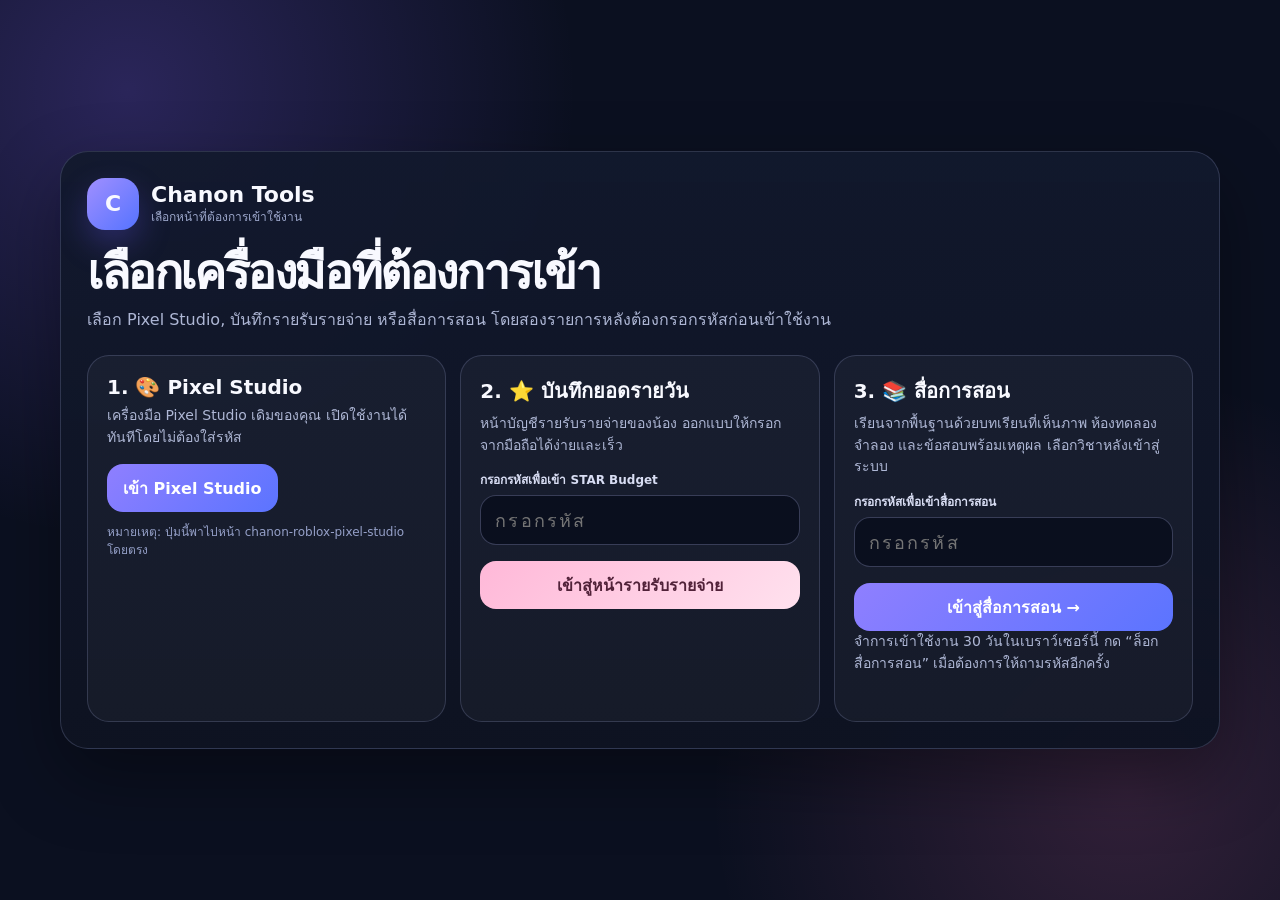
<file: index.html>
<!doctype html>
<html lang="th">
<head>
<meta charset="utf-8">
<meta name="viewport" content="width=device-width,initial-scale=1,viewport-fit=cover">
<title>Chanon Tools</title>
<meta name="theme-color" content="#101426">
<style>
:root{font-family:Inter,system-ui,-apple-system,"Segoe UI",sans-serif;--bg:#0b1020;--panel:#12192d;--line:rgba(190,200,255,.18);--ink:#f8f9ff;--muted:#aeb7d5;--violet:#8f7fff;--blue:#5b74ff;--pink:#ffb8d8}
*{box-sizing:border-box}body{margin:0;min-height:100vh;display:grid;place-items:center;padding:18px;color:var(--ink);background:radial-gradient(circle at 10% 10%,rgba(132,98,255,.26),transparent 28rem),radial-gradient(circle at 88% 88%,rgba(255,117,186,.16),transparent 26rem),var(--bg)}button,input{font:inherit}a{text-decoration:none;color:inherit}.wrap{width:min(1160px,100%)}.box{padding:26px;border:1px solid var(--line);border-radius:28px;background:linear-gradient(180deg,rgba(18,25,45,.94),rgba(14,19,34,.98));box-shadow:0 28px 70px rgba(0,0,0,.35)}.brand{display:flex;align-items:center;gap:12px;margin-bottom:18px}.logo{width:52px;height:52px;border-radius:18px;display:grid;place-items:center;background:linear-gradient(135deg,#a08fff,#5573ff);font-size:22px;font-weight:900;box-shadow:0 14px 32px rgba(112,92,255,.28)}h1{margin:0;font-size:clamp(30px,7vw,48px);line-height:1.02;letter-spacing:-.05em}.lead{margin:10px 0 0;color:var(--muted);line-height:1.65}.grid{display:grid;grid-template-columns:repeat(3,minmax(0,1fr));gap:14px;margin-top:22px}.card{padding:19px;border:1px solid var(--line);border-radius:22px;background:rgba(255,255,255,.035)}.card h2{margin:0 0 6px;font-size:20px}.card p{margin:0;color:var(--muted);line-height:1.55;font-size:14px}.btn{display:inline-flex;align-items:center;justify-content:center;min-height:48px;padding:0 16px;border:0;border-radius:16px;font-weight:900;cursor:pointer}.primary{background:linear-gradient(135deg,var(--violet),var(--blue));color:white}.pink{background:linear-gradient(135deg,#ffb8d8,#ffe1ee);color:#512239;width:100%}.actions{margin-top:16px}.field{margin-top:14px}.field label{display:block;margin-bottom:6px;font-size:12px;font-weight:800;color:#d8ddf3}.field input{width:100%;min-height:50px;border-radius:16px;border:1px solid rgba(190,200,255,.25);background:#0a0f1e;color:#fff;padding:0 14px;font-size:18px;letter-spacing:.12em;outline:none}.field input:focus{border-color:#9a8bff;box-shadow:0 0 0 4px rgba(154,139,255,.13)}.note{margin-top:11px;color:#95a0c8;font-size:12px;line-height:1.5}.error{min-height:20px;margin-top:8px;color:#ffafcc;font-size:13px}
@media(min-width:721px) and (max-width:1000px){.grid{grid-template-columns:1fr 1fr}.card:last-child{grid-column:1/-1}}
@media(max-width:720px){.box{padding:20px;border-radius:24px}.grid{grid-template-columns:1fr}.btn{width:100%}.logo{width:48px;height:48px;border-radius:16px}}
</style>
</head>
<body>
<main class="wrap">
<section class="box">
  <div class="brand"><div class="logo">C</div><div><strong style="font-size:22px">Chanon Tools</strong><div style="color:#9ca7cb;font-size:12px">เลือกหน้าที่ต้องการเข้าใช้งาน</div></div></div>
  <h1>เลือกเครื่องมือที่ต้องการเข้า</h1>
  <p class="lead">เลือก Pixel Studio, บันทึกรายรับรายจ่าย หรือสื่อการสอน โดยสองรายการหลังต้องกรอกรหัสก่อนเข้าใช้งาน</p>
  <div class="grid">
    <article class="card">
      <h2>1. 🎨 Pixel Studio</h2>
      <p>เครื่องมือ Pixel Studio เดิมของคุณ เปิดใช้งานได้ทันทีโดยไม่ต้องใส่รหัส</p>
      <div class="actions"><a class="btn primary" href="./studio.html">เข้า Pixel Studio</a></div>
      <div class="note">หมายเหตุ: ปุ่มนี้พาไปหน้า chanon-roblox-pixel-studio โดยตรง</div>
    </article>
    <article class="card">
      <h2>2. ⭐ บันทึกยอดรายวัน</h2>
      <p>หน้าบัญชีรายรับรายจ่ายของน้อง ออกแบบให้กรอกจากมือถือได้ง่ายและเร็ว</p>
      <div class="field"><label for="passcode">กรอกรหัสเพื่อเข้า STAR Budget</label><input id="passcode" type="password" inputmode="numeric" autocomplete="off" maxlength="12" placeholder="กรอกรหัส"></div>
      <div class="actions"><button class="btn pink" id="enterBudget" type="button">เข้าสู่หน้ารายรับรายจ่าย</button></div>
      <div id="error" class="error"></div>
    </article>
    <article class="card">
      <h2>3. 📚 สื่อการสอน</h2>
      <p>เรียนจากพื้นฐานด้วยบทเรียนที่เห็นภาพ ห้องทดลองจำลอง และข้อสอบพร้อมเหตุผล เลือกวิชาหลังเข้าสู่ระบบ</p>
      <form id="education-login">
        <div class="field"><label for="education-passcode">กรอกรหัสเพื่อเข้าสื่อการสอน</label><input id="education-passcode" name="password" type="password" inputmode="numeric" autocomplete="off" maxlength="12" placeholder="กรอกรหัส" required></div>
        <div class="actions"><button class="btn primary" type="submit" id="enterEducation" style="width:100%">เข้าสู่สื่อการสอน →</button></div>
        <p class="note" id="education-session-note"></p>
        <div id="education-error" class="error" role="status" aria-live="polite"></div>
      </form>
    </article>
  </div>
</section>
</main>
<script>
async function sha256(text){const data=new TextEncoder().encode(text);const digest=await crypto.subtle.digest('SHA-256',data);return [...new Uint8Array(digest)].map(b=>b.toString(16).padStart(2,'0')).join('')}
const input=document.getElementById('passcode'),error=document.getElementById('error');
async function go(){error.textContent='';const pass=input.value.trim();const hash=await sha256(pass);if(hash==='ec9c3833d2daef77604a3cfc097bbc5e919e4c96e8fd13bc34fdf0a2e4474e79'){sessionStorage.setItem('star-budget-auth','ok');sessionStorage.setItem('star-budget-passcode',pass);location.href='./budget.html'}else{error.textContent='รหัสไม่ถูกต้อง กรุณาลองใหม่';input.focus();input.select()}}
document.getElementById('enterBudget').addEventListener('click',go);input.addEventListener('keydown',e=>{if(e.key==='Enter')go()});
</script>
<script src="./education/auth.js?v=20261013-shared-access-v2"></script><script src="./education/login.js?v=20261013-shared-access-v2"></script>
</body></html>
</file>
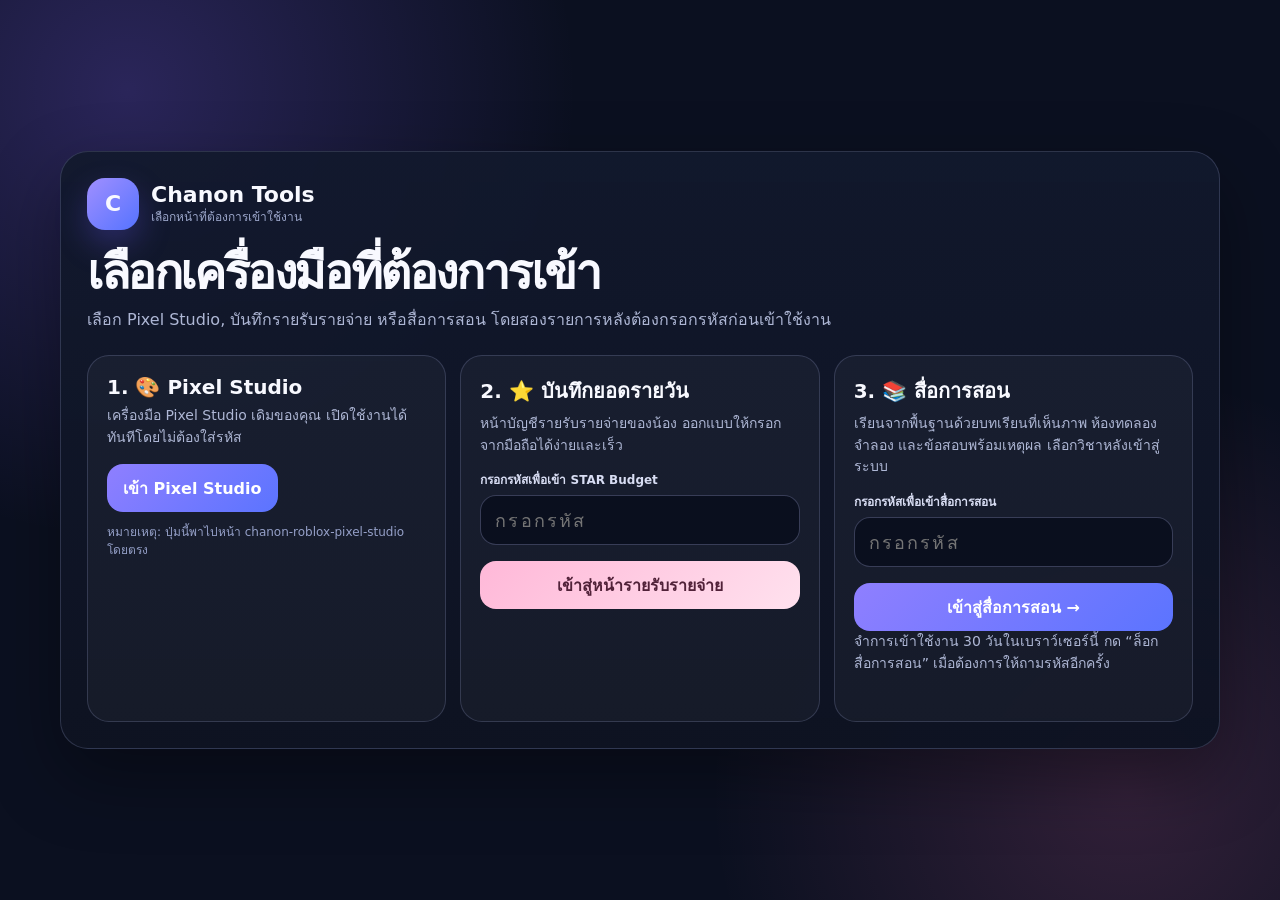
<file: education/index.html>
<!doctype html>
<html lang="th"><head><meta charset="utf-8"><meta name="viewport" content="width=device-width,initial-scale=1,viewport-fit=cover"><meta name="theme-color" content="#0b1020"><title>เลือกวิชา • สื่อการสอน Chanon</title><style>
.access-locked body{display:none}*{box-sizing:border-box}body{margin:0;background:radial-gradient(circle at 10% 10%,#352653,transparent 35rem),#0b1020;color:#f8f9ff;font-family:system-ui,-apple-system,sans-serif;min-height:100svh;padding:clamp(20px,5vw,64px)}main{max-width:1040px;margin:auto}a{color:inherit;text-decoration:none}button{font:inherit;cursor:pointer}.top{display:flex;justify-content:space-between;gap:16px;align-items:center;margin-bottom:48px}.nav-button{border:1px solid #53607e;border-radius:14px;padding:12px 18px;background:#151e33;color:#fff;min-height:48px}h1{font-size:clamp(32px,7vw,58px);margin:14px 0;line-height:1.25}.eyebrow{color:#b7adff;letter-spacing:.03em}.lead{color:#bcc6de;font-size:18px;line-height:1.8;max-width:700px}.subjects{margin-top:32px;display:grid;grid-template-columns:repeat(auto-fit,minmax(min(100%,330px),1fr));gap:22px}.subject{border:1px solid #526084;border-radius:26px;overflow:hidden;background:#141d32;transition:border-color .2s,transform .2s}.subject:hover{border-color:#b7adff;transform:translateY(-3px)}.art{height:190px;background:linear-gradient(120deg,#342763,#143f55);display:grid;place-items:center}.subject-content{padding:26px}.subject h2{font-size:29px;margin:0 0 8px}.subject p{color:#bdc7dc;line-height:1.7}.tags{display:flex;gap:8px;flex-wrap:wrap;margin:18px 0}.tags span{padding:7px 10px;border-radius:20px;background:#253451;color:#dce9ff;font-size:13px}.start{display:inline-flex;justify-content:center;align-items:center;min-height:52px;border-radius:15px;padding:10px 22px;background:linear-gradient(120deg,#a08fff,#5b74ff);font-weight:700;width:100%}.footer{color:#96a5c5;line-height:1.7;margin-top:28px;font-size:14px}:focus-visible{outline:3px solid #bcaaff;outline-offset:5px}@media(max-width:600px){.top{margin-bottom:30px;align-items:flex-start}.nav-button{padding:12px}.subject-content{padding:22px}}
</style><script src="./auth.js?v=20261013-shared-access-v2"></script><script src="./access.js?v=20261013-shared-access-v2"></script></head><body><main>
<nav class="top" aria-label="เมนูสื่อการสอน"><a class="nav-button" href="../">← หน้าหลัก Chanon Tools</a><button class="nav-button" id="logout" type="button">ล็อกสื่อการสอน</button></nav>
<div class="eyebrow">CHANON • สื่อการสอน</div><h1>วันนี้อยากเรียนวิชาอะไร?</h1><p class="lead">เริ่มจากพื้นฐาน ค่อย ๆ เชื่อมสิ่งที่เรียนกับภาพและการทดลอง เลือกวิชาเพื่อเปิดบทเรียนทั้งหมด</p>
<section class="subjects" aria-label="วิชาที่เปิดเรียน"><article class="subject"><div class="art" aria-hidden="true"><svg viewBox="0 0 340 150" width="300" height="140"><path d="M0 75 Q21 5 42 75 T84 75 T126 75 T168 75 T210 75 T252 75 T294 75 T336 75" fill="none" stroke="#9ae5e5" stroke-width="4"/><circle cx="170" cy="75" r="42" fill="#2b2451" stroke="#c8baff" stroke-width="2"/><text x="170" y="91" text-anchor="middle" fill="#f5efff" font-size="54" font-family="serif">φ</text><circle cx="42" cy="75" r="6" fill="#ffd290"/><circle cx="294" cy="75" r="6" fill="#ffd290"/></svg></div><div class="subject-content"><h2>ฟิสิกส์</h2><p>207105 · คลื่นและอุณหพลศาสตร์<br>พื้นฐานคณิตศาสตร์ การสั่น คลื่น เสียง ความร้อน แก๊ส และเอนโทรปี</p><div class="tags"><span>35 บทเรียน</span><span>39 ห้องทดลอง</span><span>44 ข้อสอบพร้อมเหตุผล</span></div><a class="start" href="./physics/">เข้าเรียนฟิสิกส์ →</a></div></article></section>
<p class="footer">บทเรียนฟิสิกส์ใช้สื่อฉบับล่าสุด พร้อมอ้างอิงหน้าเอกสารอาจารย์และ PDF ต้นฉบับ</p></main><script>document.getElementById('logout').onclick=()=>{window.ChanonEducationAuth.clear();location.replace('../')};</script></body></html>
</file>
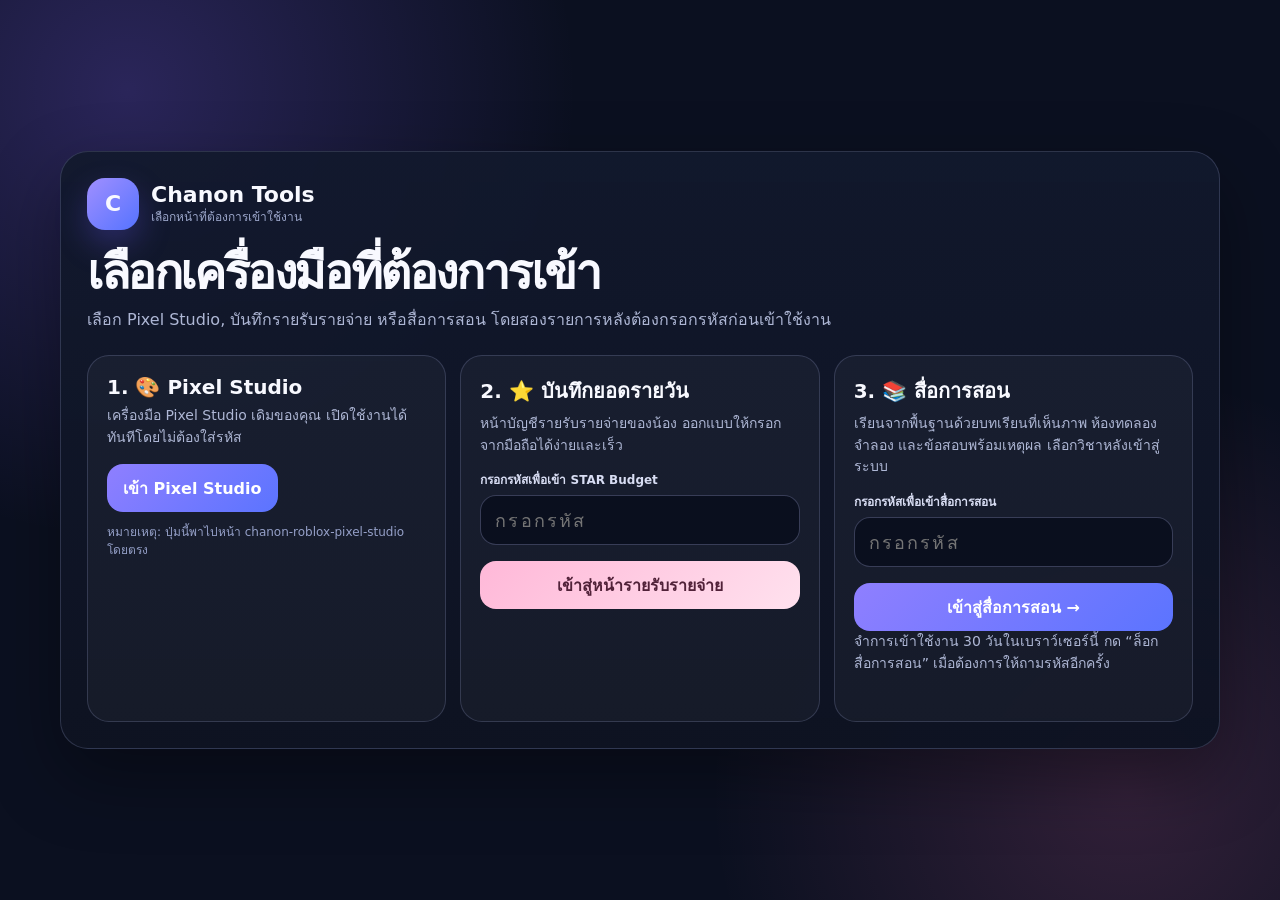
<file: budget.html>
<!doctype html>
<html lang="th">
<head>
<meta charset="utf-8">
<meta name="viewport" content="width=device-width,initial-scale=1,viewport-fit=cover">
<title>STAR Budget</title>
<meta name="theme-color" content="#ffd9e8">
<style>
:root{font-family:Inter,system-ui,-apple-system,"Segoe UI",sans-serif;--ink:#3d3040;--muted:#8c7786;--line:#efd9e3;--pink:#f58db8;--shadow:0 14px 34px rgba(177,112,142,.10)}*{box-sizing:border-box}html{scroll-behavior:smooth}body{margin:0;color:var(--ink);background:linear-gradient(180deg,#fff7fb,#f8fcff);min-height:100vh}button,input,select{font:inherit}button{cursor:pointer}a{color:inherit;text-decoration:none}.hidden{display:none!important}.topbar{position:sticky;top:0;z-index:30;background:rgba(255,248,251,.92);backdrop-filter:blur(16px);border-bottom:1px solid var(--line)}.topin{max-width:760px;margin:auto;padding:10px 12px;display:flex;align-items:center;justify-content:space-between;gap:10px}.brand{display:flex;align-items:center;gap:10px}.logo{width:42px;height:42px;border-radius:14px;display:grid;place-items:center;background:linear-gradient(135deg,#ffd9e8,#fff0b8,#dff2ff)}.brand strong{display:block;font-size:18px}.brand span{display:block;font-size:11px;color:var(--muted)}.top-actions{display:flex;gap:7px}.ghost{min-height:40px;padding:0 11px;border:1px solid var(--line);border-radius:13px;background:white;color:var(--ink);font-weight:800}main{max-width:760px;margin:auto;padding:12px 10px calc(94px + env(safe-area-inset-bottom))}.sync{display:flex;align-items:center;gap:7px;margin-bottom:10px;padding:9px 11px;border-radius:14px;background:#fff;border:1px solid var(--line);font-size:11px;color:var(--muted)}.dot{width:9px;height:9px;border-radius:50%;background:#f1b44c}.dot.ok{background:#44b983}.dot.err{background:#df6b86}.hero{padding:17px;border:1px solid var(--line);border-radius:22px;background:linear-gradient(135deg,#ffeaf3,#fffaf5 52%,#eef8ff);box-shadow:var(--shadow)}.hero h1{margin:0;font-size:29px;line-height:1.05}.hero p{margin:7px 0 0;color:var(--muted);font-size:13px}.today-grid{display:grid;grid-template-columns:1fr 1fr;gap:9px;margin-top:13px}.today-card{padding:13px;border-radius:17px;border:1px solid var(--line);background:white}.today-card small,.sum small,.mini small,.daily-mini small{display:block;color:var(--muted);font-size:10px;font-weight:800}.today-card strong{display:block;margin-top:5px;font-size:24px}.progress{height:9px;border-radius:999px;background:#f3e6ec;overflow:hidden;margin-top:10px}.progress i{display:block;height:100%;width:0;background:linear-gradient(90deg,#ffb2cf,#ef7dad)}.panel{margin-top:12px;padding:15px;border:1px solid var(--line);border-radius:20px;background:white;box-shadow:var(--shadow)}.head{display:flex;justify-content:space-between;gap:8px;margin-bottom:11px}.head h2{margin:0;font-size:19px}.head p{margin:3px 0 0;font-size:11px;color:var(--muted)}.close-panel{background:linear-gradient(135deg,#fffaf2,#fff7fb)}.close-row{display:grid;grid-template-columns:1fr auto;gap:10px;align-items:center}.close-info strong{display:block}.close-info span{display:block;color:var(--muted);font-size:11px;margin-top:4px}.close-btn,.reopen-btn{min-height:46px;border:0;border-radius:15px;padding:0 15px;font-weight:900}.close-btn{background:#493d4d;color:white}.reopen-btn{background:white;border:1px solid var(--line);color:#6a5360}.reminder{margin-top:10px;padding:10px 12px;border-radius:14px;background:#fff3df;border:1px solid #f1dcaf;font-size:12px}.reminder button{margin-top:7px;min-height:36px;border:0;border-radius:11px;background:white;font-weight:900}.quick{display:grid;grid-template-columns:1fr 1fr;gap:8px}.quick button{min-height:74px;border:1px solid var(--line);border-radius:16px;background:#fff9fc;padding:10px;text-align:left}.quick .emoji{font-size:20px}.quick b{display:block;margin-top:4px;font-size:13px}.quick span{font-size:11px;color:var(--muted)}.quick button:last-child{grid-column:1/-1}.type-switch{display:grid;grid-template-columns:1fr 1fr;gap:7px;margin-top:11px}.type-switch button{min-height:42px;border:1px solid var(--line);border-radius:14px;background:white;font-weight:900;color:#725d69}.type-switch button.active{background:#fff0f6;border-color:#f1b5cc;color:#5b3043}.form{display:grid;gap:9px;margin-top:10px}.field{display:grid;gap:5px}.field label{font-size:11px;font-weight:800;color:var(--muted)}.field input,.field select{width:100%;min-height:46px;border:1px solid var(--line);border-radius:14px;background:white;padding:0 12px;color:var(--ink);outline:none}.two{display:grid;grid-template-columns:1fr 1fr;gap:8px}.actions{display:flex;gap:8px;margin-top:2px}.save,.cancel{min-height:45px;border:0;border-radius:14px;padding:0 15px;font-weight:900}.save{background:linear-gradient(135deg,#ffbdd8,#f28cb8);color:#54283b}.cancel{background:#fff;border:1px solid var(--line)}.save:disabled,.quick button:disabled,.type-switch button:disabled{opacity:.45}.edit-banner{display:none;margin-top:9px;padding:9px 11px;border-radius:13px;background:#fff5df;border:1px solid #f1dfad;font-size:12px}.edit-banner.show{display:block}.locked-banner{padding:11px;border-radius:14px;background:#f7f3f6;border:1px solid var(--line);font-size:12px}.summary{display:grid;grid-template-columns:1fr 1fr;gap:8px}.sum{padding:13px;border-radius:16px;border:1px solid var(--line);background:#fff8fc}.sum.blue{background:#f5fbff}.sum strong{display:block;font-size:22px;margin-top:4px}.daily-cards{display:grid;gap:10px}.daily-card{padding:14px;border-radius:18px;border:1px solid var(--line);background:linear-gradient(135deg,#fff9fc,#fff)}.daily-card-head{display:flex;justify-content:space-between;gap:10px}.daily-date{font-weight:950;font-size:16px}.status{padding:6px 9px;border-radius:999px;font-size:10px;font-weight:900}.status.saving{background:#e9f9f0;color:#2f8d64}.status.good{background:#fff0f6;color:#b65379}.status.over{background:#fff0e5;color:#b86a2f}.daily-main{display:grid;grid-template-columns:repeat(3,1fr);gap:7px;margin-top:10px}.daily-mini{padding:9px;border-radius:13px;background:#fff;border:1px solid var(--line)}.daily-mini strong{display:block;margin-top:3px;font-size:16px}.category-list{display:grid;gap:6px;margin-top:10px}.category-row{display:flex;justify-content:space-between;gap:10px;padding:7px 9px;border-radius:11px;background:#fff;border:1px solid #f4e4eb;font-size:11px}.daily-footer{margin-top:10px;padding-top:9px;border-top:1px dashed var(--line);display:grid;gap:5px;font-size:11px;color:#6d5965}.daily-actions{display:flex;gap:7px;margin-top:10px}.daily-actions button{min-height:38px;border:0;border-radius:12px;padding:0 11px;font-weight:900;font-size:11px}.viewday{background:#eef7ff;color:#496e91}.reopen-small{background:#fff0f5;color:#b64f76}.history-controls{display:grid;gap:8px}.date-row{display:grid;grid-template-columns:42px 1fr 42px;gap:7px}.date-row button,.mode-row button{min-height:42px;border:1px solid var(--line);border-radius:13px;background:white;font-weight:900}.date-row input{width:100%;min-height:42px;border:1px solid var(--line);border-radius:13px;padding:0 10px}.mode-row{display:grid;grid-template-columns:1fr 1fr;gap:7px}.mode-row button.active{background:#fff0f6}.day-summary{display:grid;grid-template-columns:repeat(3,1fr);gap:7px;margin-top:10px}.mini{padding:10px;border:1px solid var(--line);border-radius:14px}.mini strong{display:block;margin-top:4px;font-size:17px}.list{display:grid;gap:8px;margin-top:10px}.item{padding:12px;border:1px solid var(--line);border-radius:16px}.item-top,.item-bottom{display:flex;justify-content:space-between;gap:8px}.item-main{display:flex;gap:9px}.ico{width:40px;height:40px;border-radius:12px;display:grid;place-items:center;background:#fff5f8;border:1px solid var(--line)}.item-title{font-size:14px;font-weight:900}.meta{margin-top:3px;display:flex;gap:6px;flex-wrap:wrap;color:var(--muted);font-size:10px}.badge{padding:5px 8px;border-radius:999px;font-size:10px;font-weight:900}.badge.expense{background:#fff0f5;color:#c25179}.badge.income{background:#eafaf2;color:#2d9868}.item-bottom{align-items:center;margin-top:8px}.amt{font-size:19px;font-weight:950}.amt.expense{color:#c74f78}.amt.income{color:#2e9968}.edit,.del{min-height:36px;border:0;border-radius:11px;padding:0 10px;font-weight:900;font-size:11px}.edit{background:#eef6ff;color:#4975a0}.del{background:#fff0f5;color:#c25179}.empty{margin-top:10px;padding:22px 12px;text-align:center;color:var(--muted);border:1px dashed var(--line);border-radius:15px}.sticky{position:fixed;left:50%;bottom:8px;transform:translateX(-50%);z-index:40;width:min(740px,calc(100% - 16px));padding:9px 10px calc(9px + env(safe-area-inset-bottom));border-radius:19px;background:rgba(61,48,64,.95);color:white;display:flex;align-items:center;justify-content:space-between;gap:10px}.sticky small{font-size:9px;color:#ddd}.sticky strong{display:block}.jump{min-height:41px;border:0;border-radius:13px;background:#ffd9e9;color:#553145;padding:0 13px;font-weight:900}.toast{position:fixed;z-index:60;left:50%;top:74px;transform:translateX(-50%);max-width:calc(100% - 24px);padding:10px 13px;border-radius:14px;background:#443846;color:white;font-size:12px;display:none}.toast.show{display:block}@media(min-width:640px){.quick{grid-template-columns:repeat(5,1fr)}.quick button:last-child{grid-column:auto}}@media(max-width:560px){.two{grid-template-columns:1fr}.close-row{grid-template-columns:1fr}.close-btn,.reopen-btn{width:100%}}
</style>
</head>
<body>
<header class="topbar"><div class="topin"><div class="brand"><div class="logo">⭐</div><div><strong>STAR Budget</strong><span>จดรายรับรายจ่ายแบบง่าย ๆ</span></div></div><div class="top-actions"><a class="ghost" href="./index.html">หน้าแรก</a><button class="ghost" id="logout">ออก</button></div></div></header>
<div id="toast" class="toast"></div>
<main>
<div class="sync"><span class="dot" id="syncDot"></span><strong id="syncText">กำลังเชื่อมข้อมูล...</strong></div>
<section class="hero"><h1>วันนี้ใช้เงินไปเท่าไรแล้ว? ✨</h1><p>งบต่อวัน 235 บาท · ซิงก์ข้ามมือถือและคอมอัตโนมัติ</p><div class="today-grid"><div class="today-card"><small>ใช้วันนี้</small><strong id="todaySpent">0 ฿</strong></div><div class="today-card"><small>เหลือวันนี้</small><strong id="todayLeft">235 ฿</strong></div></div><div class="progress"><i id="todayBar"></i></div></section>
<section class="panel close-panel"><div class="head"><div><h2>ปิดวัน 🌙</h2><p>กรอกครบแล้วกดปิด เพื่อสร้าง Daily Summary</p></div></div><div class="close-row"><div class="close-info"><strong id="closeTitle">วันนี้ยังเปิดอยู่</strong><span id="closeDesc">ตรวจรายการให้ครบก่อน แล้วค่อยกดปิดวันนี้</span></div><button id="closeDayBtn" class="close-btn">ปิดวันนี้ 🌙</button><button id="reopenDayBtn" class="reopen-btn hidden">เปิดวันนี้เพื่อแก้ไข</button></div><div id="yesterdayReminder" class="reminder hidden"></div></section>
<section class="panel" id="addPanel"><div class="head"><div><h2>1. เลือกรายการ</h2><p>แตะปุ่มที่ใช้บ่อย</p></div></div><div id="lockedBanner" class="locked-banner hidden">🔒 วันที่เลือกปิดวันแล้ว ต้องเปิดวันก่อนจึงจะแก้ไขได้</div><div class="quick" id="quick"></div><div class="head" style="margin-top:15px"><div><h2>2. กรอกรายละเอียด</h2></div></div><div class="type-switch"><button id="expenseBtn" class="active" type="button">รายจ่าย</button><button id="incomeBtn" type="button">รายรับ</button></div><div id="editBanner" class="edit-banner">กำลังแก้ไขรายการเดิม</div><form id="entryForm" class="form"><div class="two"><div class="field"><label>วันที่</label><input id="date" type="date" required></div><div class="field"><label>หมวด</label><select id="category"></select></div></div><div class="two"><div class="field"><label>จำนวนเงิน</label><input id="amount" type="number" min="0" step="1" inputmode="decimal" required></div><div class="field"><label>รายละเอียด</label><input id="note" maxlength="80"></div></div><div class="field" id="needField"><label>ใช้เพราะอะไร</label><select id="need"><option>จำเป็น</option><option>อยากได้</option></select></div><div class="actions"><button class="save" id="saveBtn">บันทึกรายการ</button><button class="cancel" id="cancelEdit" type="button">ล้างฟอร์ม</button></div></form></section>
<section class="panel"><div class="head"><div><h2>สรุปเดือนนี้</h2></div></div><div class="summary"><div class="sum"><small>รายรับเดือนนี้</small><strong id="monthIncome">0 ฿</strong></div><div class="sum blue"><small>รายจ่ายเดือนนี้</small><strong id="monthExpense">0 ฿</strong></div></div><div class="summary" style="margin-top:8px"><div class="sum"><small>รายจ่ายสัปดาห์นี้</small><strong id="weekExpense">0 ฿</strong></div><div class="sum blue"><small>คงเหลือสุทธิเดือนนี้</small><strong id="monthNet">0 ฿</strong></div></div></section>
<section class="panel"><div class="head"><div><h2>Daily Summary</h2><p>วันที่ปิดแล้วจะเก็บเป็นการ์ดสรุป</p></div></div><div id="dailyCards" class="daily-cards"></div><div id="dailyEmpty" class="empty">ยังไม่มีวันที่ปิดสรุป 🌷</div></section>
<section class="panel"><div class="head"><div><h2>ประวัติรายการ</h2></div></div><div class="history-controls"><div class="date-row"><button id="prevDay">‹</button><input id="historyDate" type="date"><button id="nextDay">›</button></div><div class="mode-row"><button id="todayMode" class="active">ดูวันที่เลือก</button><button id="allMode">ดูทั้งหมด</button></div></div><div class="day-summary" id="daySummary"><div class="mini"><small>รายรับ</small><strong id="dayIncome">0 ฿</strong></div><div class="mini"><small>รายจ่าย</small><strong id="dayExpense">0 ฿</strong></div><div class="mini"><small>สุทธิ</small><strong id="dayNet">0 ฿</strong></div></div><div id="historyList" class="list"></div><div id="empty" class="empty">ไม่มีรายการ 🌷</div></section>
</main>
<div class="sticky"><div><small>วันนี้</small><strong id="stickyText">ใช้ 0 ฿ · เหลือ 235 ฿</strong></div><button class="jump" id="jump">+ เพิ่มรายการ</button></div>
<script>
(function(){
'use strict';
if(sessionStorage.getItem('star-budget-auth')!=='ok'){location.replace('./index.html');return}
const PASSCODE=sessionStorage.getItem('star-budget-passcode')||'';
if(!PASSCODE){sessionStorage.clear();location.replace('./index.html');return}
const DAILY=235;
const API='https://rmzjpiztwamivjklmoui.supabase.co/functions/v1/star-budget-api';
const KEY='sb_publishable_HqGTyhbNDgHbmMukNafrDw_RAhlqoSm';
const expenseCats=['อาหารเช้า','อาหารกลางวัน','อาหารเย็น','กาแฟ / น้ำหวาน / น้ำปั่น','Grab','ของใช้ส่วนตัว','มหาลัย / เรียน','เที่ยว / กิจกรรม','อื่น ๆ'];
const incomeCats=['เงินประจำ','เงินพิเศษ','เงินคืน','รายได้อื่น'];
const presets=[['🍞','อาหารเช้า',35],['🍛','อาหารกลางวัน',40],['🍜','อาหารเย็น',50],['🧋','กาแฟ / น้ำหวาน / น้ำปั่น',50],['🚕','Grab',60]];
const icons={'อาหารเช้า':'🍞','อาหารกลางวัน':'🍛','อาหารเย็น':'🍜','กาแฟ / น้ำหวาน / น้ำปั่น':'🧋','Grab':'🚕','ของใช้ส่วนตัว':'🛍️','มหาลัย / เรียน':'📚','เที่ยว / กิจกรรม':'🎡','อื่น ๆ':'✨','เงินประจำ':'💸','เงินพิเศษ':'🎁','เงินคืน':'💳','รายได้อื่น':'💰'};
const $=id=>document.getElementById(id);
let entries=[],closures=[],type='expense',editingId=null,historyMode='day',loading=false,lastSignature='';
const dayStr=(d=new Date())=>{const y=d.getFullYear(),m=String(d.getMonth()+1).padStart(2,'0'),dd=String(d.getDate()).padStart(2,'0');return y+'-'+m+'-'+dd};
const money=n=>new Intl.NumberFormat('th-TH',{maximumFractionDigits:0}).format(Number(n)||0)+' ฿';
const esc=s=>String(s||'').replace(/[&<>"']/g,c=>({'&':'&amp;','<':'&lt;','>':'&gt;','"':'&quot;',"'":'&#39;'}[c]));
const thaiDate=d=>new Intl.DateTimeFormat('th-TH',{weekday:'short',day:'numeric',month:'short',year:'numeric'}).format(new Date(d+'T00:00:00'));
function toast(text){$('toast').textContent=text;$('toast').classList.add('show');setTimeout(()=>$('toast').classList.remove('show'),2400)}
function sync(state,text){$('syncDot').className='dot '+(state===true?'ok':state===false?'err':'');$('syncText').textContent=text}
async function api(action,payload={}){const r=await fetch(API,{method:'POST',headers:{'Content-Type':'application/json','apikey':KEY,'x-star-passcode':PASSCODE},body:JSON.stringify({action,...payload})});const data=await r.json().catch(()=>({}));if(!r.ok){const e=new Error(data.error||'Request failed');e.code=data.error;e.status=r.status;throw e}return data}
const closureFor=d=>closures.find(c=>String(c.entry_date)===String(d))||null;
const isClosed=d=>Boolean(closureFor(d)&&closureFor(d).is_closed);
function setType(v){type=v;$('expenseBtn').classList.toggle('active',v==='expense');$('incomeBtn').classList.toggle('active',v==='income');$('needField').classList.toggle('hidden',v==='income');const cats=v==='expense'?expenseCats:incomeCats;$('category').innerHTML=cats.map(x=>'<option value="'+esc(x)+'">'+esc(x)+'</option>').join('')}
function resetForm(){editingId=null;setType('expense');$('date').value=dayStr();$('amount').value='';$('note').value='';$('need').value='จำเป็น';$('saveBtn').textContent='บันทึกรายการ';$('editBanner').classList.remove('show');updateLock()}
function updateLock(){const locked=isClosed($('date').value||dayStr());$('lockedBanner').classList.toggle('hidden',!locked);$('quick').querySelectorAll('button').forEach(b=>b.disabled=locked);$('expenseBtn').disabled=locked;$('incomeBtn').disabled=locked;$('saveBtn').disabled=locked;['category','amount','note','need'].forEach(id=>$(id).disabled=locked)}
function startWeek(d){const x=new Date(d.getFullYear(),d.getMonth(),d.getDate()),n=(x.getDay()+6)%7;x.setDate(x.getDate()-n);x.setHours(0,0,0,0);return x}
function totals(){const now=new Date(),today=dayStr(now),month=today.slice(0,7),ws=startWeek(now);let te=0,mi=0,me=0,we=0;for(const e of entries){const ed=new Date(e.date+'T00:00:00');if(e.type==='expense'){if(e.date===today)te+=Number(e.amount)||0;if(e.date.slice(0,7)===month)me+=Number(e.amount)||0;if(ed>=ws&&ed<=now)we+=Number(e.amount)||0}else if(e.date.slice(0,7)===month)mi+=Number(e.amount)||0}return{te,mi,me,we,left:Math.max(0,DAILY-te),net:mi-me}}
function renderSummary(){const t=totals();$('todaySpent').textContent=money(t.te);$('todayLeft').textContent=money(t.left);$('todayBar').style.width=Math.min(100,t.te/DAILY*100)+'%';$('monthIncome').textContent=money(t.mi);$('monthExpense').textContent=money(t.me);$('weekExpense').textContent=money(t.we);$('monthNet').textContent=money(t.net);$('stickyText').textContent='ใช้ '+money(t.te)+' · เหลือ '+money(t.left)}
function renderClose(){const today=dayStr(),closed=isClosed(today);$('closeDayBtn').classList.toggle('hidden',closed);$('reopenDayBtn').classList.toggle('hidden',!closed);$('closeTitle').textContent=closed?'วันนี้ปิดวันแล้ว ✅':'วันนี้ยังเปิดอยู่';$('closeDesc').textContent=closed?'สรุปของวันนี้ถูกเก็บแล้ว หากต้องแก้ให้เปิดวันก่อน':'ตรวจรายการให้ครบก่อน แล้วค่อยกดปิดวันนี้';const y=new Date();y.setDate(y.getDate()-1);const yd=dayStr(y);if(entries.some(e=>e.date===yd)&&!isClosed(yd)){$('yesterdayReminder').classList.remove('hidden');$('yesterdayReminder').innerHTML='🌙 เมื่อวาน ('+esc(thaiDate(yd))+') ยังไม่ได้ปิดวัน<br><button data-close-yesterday="'+yd+'">ตรวจสอบและปิดเมื่อวาน</button>'}else $('yesterdayReminder').classList.add('hidden')}
function renderCards(){const arr=closures.filter(c=>c.is_closed).sort((a,b)=>String(b.entry_date).localeCompare(String(a.entry_date)));if(!arr.length){$('dailyCards').innerHTML='';$('dailyEmpty').style.display='block';return}$('dailyEmpty').style.display='none';$('dailyCards').innerHTML=arr.map(c=>{const s=c.summary||{},cats=s.category_totals||{},catRows=Object.entries(cats).sort((a,b)=>Number(b[1])-Number(a[1])).map(([n,a])=>'<div class="category-row"><span>'+(icons[n]||'•')+' '+esc(n)+'</span><strong>'+money(a)+'</strong></div>').join(''),rem=Number(s.remaining)||0,top=s.top_category?(icons[s.top_category.name]||'•')+' '+esc(s.top_category.name)+' '+money(s.top_category.amount):'–';return '<article class="daily-card"><div class="daily-card-head"><div><div class="daily-date">⭐ '+esc(thaiDate(c.entry_date))+'</div><div style="font-size:10px;color:var(--muted)">STAR DAILY SUMMARY</div></div><span class="status '+esc(s.status_code||'good')+'">'+esc(s.status||'กำลังดี')+'</span></div><div class="daily-main"><div class="daily-mini"><small>งบ</small><strong>'+money(s.daily_budget||DAILY)+'</strong></div><div class="daily-mini"><small>ใช้จริง</small><strong>'+money(s.expense||0)+'</strong></div><div class="daily-mini"><small>'+(rem>=0?'เหลือ':'เกิน')+'</small><strong>'+money(Math.abs(rem))+'</strong></div></div>'+(catRows?'<div class="category-list">'+catRows+'</div>':'')+'<div class="daily-footer"><div>'+esc(s.message||'')+'</div><div>ใช้ '+(s.percent||0)+'% ของงบ</div><div>ใช้เยอะที่สุด: <strong>'+top+'</strong></div><div>จำเป็น '+money(s.necessary||0)+' · อยากได้ '+money(s.wanted||0)+'</div><div>รายรับ '+money(s.income||0)+' · รายจ่าย '+money(s.expense||0)+' · สุทธิ '+money(s.net||0)+'</div><div>ทั้งหมด '+(s.count||0)+' รายการ</div></div><div class="daily-actions"><button class="viewday" data-view="'+c.entry_date+'">ดูรายการวันนี้</button><button class="reopen-small" data-reopen="'+c.entry_date+'">เปิดวันเพื่อแก้ไข</button></div></article>'}).join('')}
function filtered(){return historyMode==='all'?[...entries]:entries.filter(e=>e.date===$('historyDate').value)}
function renderHistory(){const list=filtered(),day=historyMode==='day';$('daySummary').classList.toggle('hidden',!day);if(day){let inc=0,exp=0;for(const e of list){if(e.type==='income')inc+=Number(e.amount)||0;else exp+=Number(e.amount)||0}$('dayIncome').textContent=money(inc);$('dayExpense').textContent=money(exp);$('dayNet').textContent=money(inc-exp)}if(!list.length){$('historyList').innerHTML='';$('empty').style.display='block';return}$('empty').style.display='none';$('historyList').innerHTML=list.map(e=>{const locked=isClosed(e.date);return '<article class="item"><div class="item-top"><div class="item-main"><div class="ico">'+(icons[e.category]||'✨')+'</div><div><div class="item-title">'+esc(e.note||e.category)+'</div><div class="meta"><span>'+esc(e.category)+'</span><span>'+esc(e.date)+'</span>'+(e.type==='expense'?'<span>'+esc(e.need||'จำเป็น')+'</span>':'')+(locked?'<span>🔒 ปิดวันแล้ว</span>':'')+'</div></div></div><span class="badge '+e.type+'">'+(e.type==='income'?'รายรับ':'รายจ่าย')+'</span></div><div class="item-bottom"><div class="amt '+e.type+'">'+(e.type==='income'?'+':'-')+money(e.amount)+'</div>'+(locked?'':'<div><button class="edit" data-edit="'+esc(e.id)+'">แก้ไข</button> <button class="del" data-del="'+esc(e.id)+'">ลบ</button></div>')+'</div></article>'}).join('')}
function render(){renderSummary();renderClose();renderCards();renderHistory();updateLock()}
function signature(data){return JSON.stringify([data.entries||[],data.closures||[]])}
async function loadAll(silent=false){if(loading)return;loading=true;if(!silent)sync(null,'กำลังซิงก์ข้อมูล...');try{const data=await api('list');const sig=signature(data);entries=data.entries||[];closures=data.closures||[];if(sig!==lastSignature){lastSignature=sig;render()}else if(!lastSignature){render()}const now=new Date();sync(true,'ออนไลน์ · ซิงก์ล่าสุด '+now.toLocaleTimeString('th-TH',{hour:'2-digit',minute:'2-digit',second:'2-digit'}))}catch(e){sync(false,'เชื่อมข้อมูลไม่สำเร็จ · แตะรีเฟรชหน้า');if(e.status===401){sessionStorage.clear();location.replace('./index.html')}}finally{loading=false}}
async function closeDay(date){if(!confirm('ปิดวัน '+thaiDate(date)+' ใช่ไหม?\nหลังปิดจะล็อกการแก้ไข แต่สามารถเปิดกลับมาได้'))return;try{await api('close_day',{date,daily_budget:DAILY});await loadAll(true);toast('ปิดวันและสร้าง Daily Summary แล้ว 🌙')}catch(e){toast('ปิดวันไม่สำเร็จ')}}
async function reopenDay(date){if(!confirm('เปิด '+thaiDate(date)+' เพื่อแก้ไขใช่ไหม?'))return;try{await api('reopen_day',{date});await loadAll(true);toast('เปิดวันเพื่อแก้ไขแล้ว')}catch(e){toast('เปิดวันไม่สำเร็จ')}}
function editEntry(id){const e=entries.find(x=>String(x.id)===String(id));if(!e||isClosed(e.date))return;editingId=String(e.id);setType(e.type);$('date').value=e.date;$('category').value=e.category;$('amount').value=e.amount;$('note').value=e.note||'';$('need').value=e.need||'จำเป็น';$('saveBtn').textContent='บันทึกการแก้ไข';$('editBanner').classList.add('show');updateLock();$('addPanel').scrollIntoView({behavior:'smooth'})}
$('quick').innerHTML=presets.map(p=>'<button type="button" data-cat="'+esc(p[1])+'" data-amt="'+p[2]+'"><div class="emoji">'+p[0]+'</div><b>'+esc(p[1])+'</b><span>'+money(p[2])+'</span></button>').join('');
$('quick').addEventListener('click',e=>{const b=e.target.closest('button');if(!b)return;setType('expense');$('category').value=b.dataset.cat;$('amount').value=b.dataset.amt;$('amount').focus()});
$('expenseBtn').onclick=()=>setType('expense');$('incomeBtn').onclick=()=>setType('income');$('cancelEdit').onclick=resetForm;$('date').onchange=updateLock;
$('entryForm').onsubmit=async e=>{e.preventDefault();const amount=Number($('amount').value);if(!amount)return;const entry={id:editingId||String(Date.now())+Math.random().toString(36).slice(2,6),date:$('date').value,type,category:$('category').value,amount,note:$('note').value.trim(),need:type==='expense'?$('need').value:''};try{await api('upsert',{entry});const d=entry.date;resetForm();$('historyDate').value=d;historyMode='day';await loadAll(true);toast('บันทึกแล้ว')}catch(err){toast(err.code==='DAY_CLOSED'?'วันนี้ปิดวันแล้ว ต้องเปิดวันก่อน':'บันทึกไม่สำเร็จ')}};
$('historyList').onclick=async e=>{const ed=e.target.closest('[data-edit]'),dl=e.target.closest('[data-del]');if(ed){editEntry(ed.dataset.edit);return}if(dl&&confirm('ลบรายการนี้ใช่ไหม?')){try{await api('delete',{id:dl.dataset.del});await loadAll(true);toast('ลบแล้ว')}catch(err){toast(err.code==='DAY_CLOSED'?'วันนั้นปิดแล้ว ต้องเปิดวันก่อน':'ลบไม่สำเร็จ')}}};
$('closeDayBtn').onclick=()=>closeDay(dayStr());$('reopenDayBtn').onclick=()=>reopenDay(dayStr());
$('yesterdayReminder').onclick=e=>{const b=e.target.closest('[data-close-yesterday]');if(!b)return;$('historyDate').value=b.dataset.closeYesterday;historyMode='day';renderHistory();closeDay(b.dataset.closeYesterday)};
$('dailyCards').onclick=e=>{const v=e.target.closest('[data-view]'),r=e.target.closest('[data-reopen]');if(v){$('historyDate').value=v.dataset.view;historyMode='day';$('todayMode').classList.add('active');$('allMode').classList.remove('active');renderHistory();$('historyDate').scrollIntoView({behavior:'smooth'})}if(r)reopenDay(r.dataset.reopen)};
function move(n){const d=new Date(($('historyDate').value||dayStr())+'T00:00:00');d.setDate(d.getDate()+n);$('historyDate').value=dayStr(d);historyMode='day';$('todayMode').classList.add('active');$('allMode').classList.remove('active');renderHistory()}
$('prevDay').onclick=()=>move(-1);$('nextDay').onclick=()=>move(1);$('historyDate').onchange=()=>{historyMode='day';$('todayMode').classList.add('active');$('allMode').classList.remove('active');renderHistory()};$('todayMode').onclick=()=>{historyMode='day';$('todayMode').classList.add('active');$('allMode').classList.remove('active');renderHistory()};$('allMode').onclick=()=>{historyMode='all';$('allMode').classList.add('active');$('todayMode').classList.remove('active');renderHistory()};
$('jump').onclick=()=>{$('addPanel').scrollIntoView({behavior:'smooth'});setTimeout(()=>$('amount').focus(),250)};$('logout').onclick=()=>{sessionStorage.clear();location.href='./index.html'};
resetForm();$('historyDate').value=dayStr();render();loadAll(false);
setInterval(()=>{if(!document.hidden)loadAll(true)},3000);
document.addEventListener('visibilitychange',()=>{if(!document.hidden)loadAll(true)});
})();
</script>
</body>
</html>
</file>
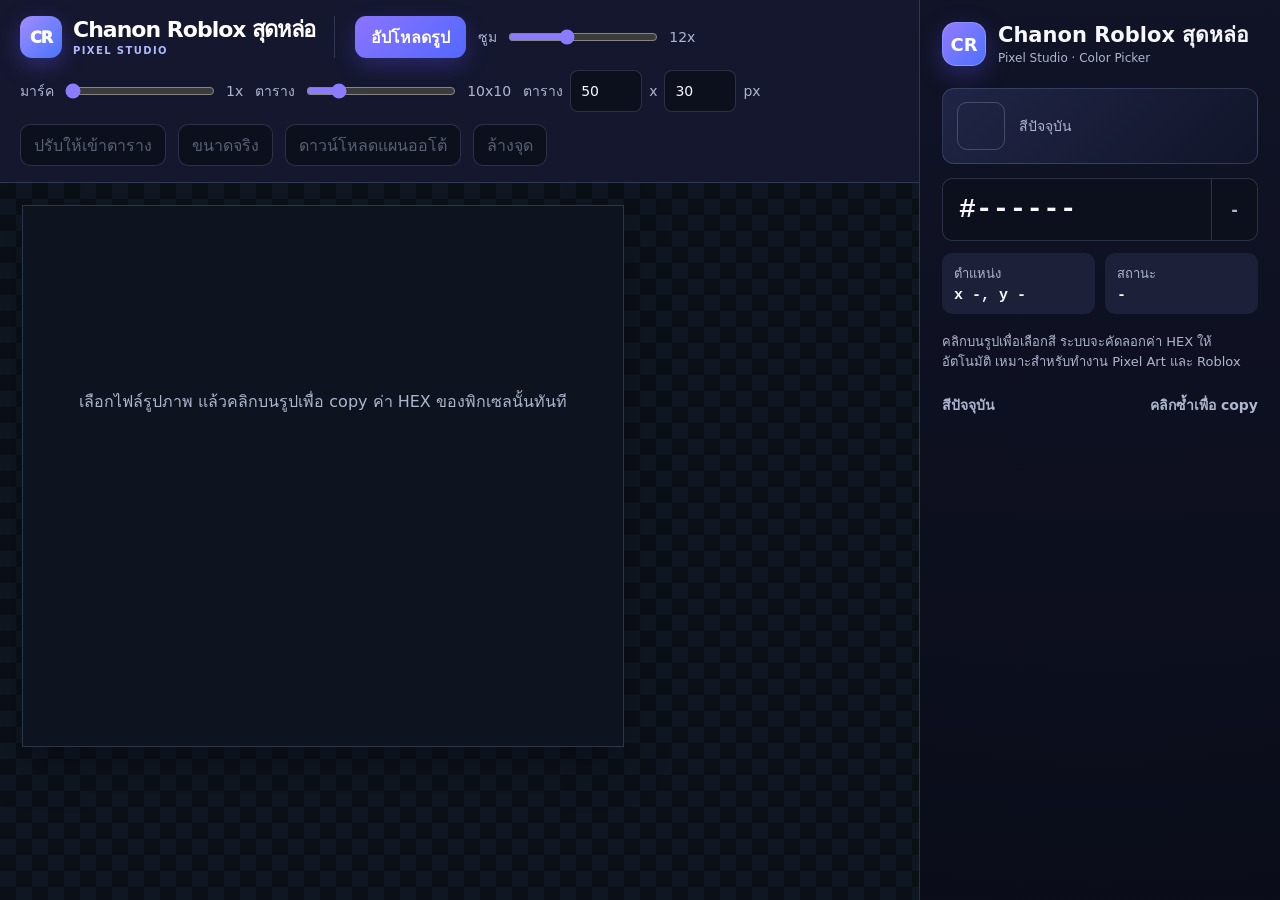
<file: studio.html>
<!doctype html>
<html lang="th">
<head>
  <meta charset="utf-8">
  <meta name="viewport" content="width=device-width, initial-scale=1">
  <title>Chanon Roblox Pixel Studio</title>
  <style>
    :root {
      color-scheme: dark;
      --ink: #f7f7ff;
      --muted: #aeb6cf;
      --line: rgba(147, 157, 205, .24);
      --panel: #101323;
      --soft: rgba(32, 38, 65, .78);
      --field: #0c0f1c;
      --accent: #8b7cff;
      --accent-strong: #6d55f6;
      --mark: rgba(125, 104, 255, .32);
      font-family: Inter, ui-sans-serif, system-ui, -apple-system, BlinkMacSystemFont, "Segoe UI", sans-serif;
    }

    * {
      box-sizing: border-box;
    }

    body {
      margin: 0;
      min-height: 100vh;
      background:
        radial-gradient(circle at 12% 8%, rgba(100, 73, 255, .19), transparent 28rem),
        radial-gradient(circle at 86% 88%, rgba(29, 185, 255, .12), transparent 26rem),
        #090b15;
      color: var(--ink);
    }

    button,
    input,
    select {
      font: inherit;
    }

    .app {
      min-height: 100vh;
      display: grid;
      grid-template-columns: minmax(0, 1fr) 360px;
      gap: 0;
    }

    .stage {
      display: flex;
      flex-direction: column;
      min-width: 0;
      border-right: 1px solid var(--line);
      background: linear-gradient(180deg, rgba(19, 23, 42, .96), rgba(12, 15, 29, .98));
    }

    .toolbar {
      display: flex;
      align-items: center;
      gap: 12px;
      min-height: 76px;
      padding: 16px 20px;
      border-bottom: 1px solid var(--line);
      background: rgba(21, 25, 47, .88);
      backdrop-filter: blur(14px);
      flex-wrap: wrap;
    }

    .top-brand {
      display: flex;
      align-items: center;
      gap: 11px;
      margin-right: 8px;
      padding-right: 19px;
      border-right: 1px solid var(--line);
      white-space: nowrap;
    }

    .top-brand-badge {
      width: 42px;
      height: 42px;
      display: grid;
      place-items: center;
      border-radius: 12px;
      background: linear-gradient(135deg, #a28cff, #4775ff);
      box-shadow: 0 7px 22px rgba(98, 80, 245, .38);
      color: #fff;
      font-weight: 950;
      letter-spacing: -.06em;
    }

    .top-brand-name {
      color: #fff;
      font-size: 22px;
      font-weight: 900;
      line-height: 1;
      letter-spacing: -.045em;
    }

    .top-brand-name span {
      display: block;
      margin-top: 5px;
      color: #aeb9ff;
      font-size: 10px;
      font-weight: 800;
      letter-spacing: .14em;
      text-transform: uppercase;
    }

    .file {
      position: relative;
      display: inline-flex;
      align-items: center;
      justify-content: center;
      min-height: 42px;
      padding: 0 16px;
      border-radius: 11px;
      background: linear-gradient(135deg, #8c74ff, #5268ff);
      box-shadow: 0 8px 22px rgba(92, 75, 245, .30);
      color: white;
      font-weight: 700;
      cursor: pointer;
      overflow: hidden;
    }

    .file input {
      position: absolute;
      inset: 0;
      opacity: 0;
      cursor: pointer;
    }

    .control {
      display: inline-flex;
      align-items: center;
      gap: 9px;
      color: var(--muted);
      font-size: 14px;
      white-space: nowrap;
    }

    .control input {
      width: 150px;
      accent-color: var(--accent);
    }

    .size-box {
      display: inline-flex;
      align-items: center;
      gap: 7px;
      color: var(--muted);
      font-size: 14px;
      white-space: nowrap;
    }

    .size-box input {
      width: 72px;
      min-height: 42px;
      padding: 0 10px;
      border: 1px solid var(--line);
      border-radius: 8px;
      color: var(--ink);
      background: var(--field);
    }

    .ghost {
      min-height: 42px;
      padding: 0 13px;
      border: 1px solid var(--line);
      border-radius: 10px;
      background: var(--field);
      color: var(--ink);
      cursor: pointer;
      transition: border-color .18s ease, background .18s ease, transform .18s ease;
    }

    .ghost:not(:disabled):hover { border-color: rgba(153, 137, 255, .85); background: #171b31; transform: translateY(-1px); }
    .file:hover { filter: brightness(1.1); transform: translateY(-1px); }

    .ghost:disabled {
      color: #596273;
      cursor: default;
    }

    .workspace {
      position: relative;
      flex: 1;
      min-height: 0;
      overflow: auto;
      padding: 22px;
      background:
        linear-gradient(45deg, #0f1722 25%, transparent 25%),
        linear-gradient(-45deg, #0f1722 25%, transparent 25%),
        linear-gradient(45deg, transparent 75%, #0f1722 75%),
        linear-gradient(-45deg, transparent 75%, #0f1722 75%);
      background-color: #0b1017;
      background-size: 32px 32px;
      background-position: 0 0, 0 16px, 16px -16px, -16px 0;
    }

    .image-wrap {
      position: relative;
      display: inline-block;
      min-width: 360px;
      min-height: 240px;
      background: #0d1420;
      border: 1px solid var(--line);
      box-shadow: 0 18px 42px rgba(0, 0, 0, .28);
      transform-origin: top left;
      user-select: none;
    }

    .empty {
      width: 600px;
      max-width: calc(100vw - 390px);
      height: 390px;
      display: grid;
      place-items: center;
      padding: 30px;
      color: var(--muted);
      text-align: center;
    }

    canvas {
      display: none;
    }

    .image-canvas {
      display: block;
      image-rendering: pixelated;
      image-rendering: crisp-edges;
      cursor: crosshair;
    }

    .marks {
      position: absolute;
      inset: 0;
      pointer-events: none;
    }

    .grid {
      position: absolute;
      inset: 0;
      pointer-events: none;
      opacity: .78;
    }

    .resize-dialog {
      width: min(1120px, calc(100vw - 32px));
      max-height: calc(100vh - 32px);
      padding: 0;
      border: 1px solid var(--line);
      border-radius: 12px;
      color: var(--ink);
      background: #111925;
      box-shadow: 0 24px 70px rgba(0, 0, 0, .58);
      overflow: auto;
    }

    .resize-dialog::backdrop {
      background: rgba(3, 7, 13, .76);
      backdrop-filter: blur(3px);
    }

    .dialog-content { padding: 22px; }
    .dialog-content h2 { margin: 0 0 8px; font-size: 20px; }
    .dialog-content p { margin: 0 0 18px; color: var(--muted); line-height: 1.55; }
    .dialog-grid { display: grid; grid-template-columns: 1fr 1fr; gap: 12px; }
    .dialog-field { display: grid; gap: 7px; color: var(--muted); font-size: 14px; }
    .dialog-field input {
      min-height: 46px;
      padding: 0 12px;
      border: 1px solid var(--line);
      border-radius: 8px;
      color: var(--ink);
      background: var(--field);
    }
    .dialog-field select {
      min-height: 46px;
      padding: 0 38px 0 12px;
      border: 1px solid var(--line);
      border-radius: 8px;
      color: var(--ink);
      background: var(--field);
    }
    .preset-row { display: flex; flex-wrap: wrap; gap: 8px; margin: 12px 0 2px; }
    .preset {
      min-height: 34px;
      padding: 0 11px;
      border: 1px solid var(--line);
      border-radius: 999px;
      color: var(--muted);
      background: var(--field);
      cursor: pointer;
    }
    .preset:hover, .preset.is-active { border-color: var(--accent); color: #fff; background: rgba(109, 85, 246, .22); }
    .pixelify-layout { display: grid; grid-template-columns: minmax(0, 1.65fr) minmax(240px, .75fr); gap: 16px; margin-top: 16px; }
    .pixel-preview-panel {
      min-width: 0;
      padding: 14px;
      border: 1px solid var(--line);
      border-radius: 8px;
      background: var(--field);
    }
    .pixel-preview-head { display: flex; justify-content: space-between; gap: 10px; margin-bottom: 10px; color: var(--muted); font-size: 13px; }
    .pixel-preview-wrap {
      min-height: 260px;
      display: grid;
      place-items: center;
      overflow: auto;
      border-radius: 7px;
      background-color: #0a0d16;
      background-image: linear-gradient(45deg, #151a27 25%, transparent 25%), linear-gradient(-45deg, #151a27 25%, transparent 25%), linear-gradient(45deg, transparent 75%, #151a27 75%), linear-gradient(-45deg, transparent 75%, #151a27 75%);
      background-size: 20px 20px;
      background-position: 0 0, 0 10px, 10px -10px, -10px 0;
    }
    .pixel-preview-canvas { display: block; max-width: 100%; max-height: 420px; image-rendering: pixelated; image-rendering: crisp-edges; }
    .snap-state { margin-top: 10px; color: #8ee6bd; font-size: 12px; line-height: 1.45; }
    .adjustments {
      margin-top: 14px;
      padding: 14px;
      border: 1px solid var(--line);
      border-radius: 9px;
      background: rgba(12, 15, 28, .72);
    }
    .adjustments-head { display: flex; align-items: center; justify-content: space-between; gap: 12px; margin-bottom: 12px; }
    .adjustments-head strong { font-size: 14px; }
    .adjustment-grid { display: grid; grid-template-columns: repeat(5, minmax(120px, 1fr)); gap: 12px; }
    .adjustment { display: grid; grid-template-columns: 1fr auto; gap: 6px 8px; color: var(--muted); font-size: 12px; }
    .adjustment input { grid-column: 1 / -1; width: 100%; accent-color: var(--accent); }
    .adjustment output { color: #fff; font-variant-numeric: tabular-nums; }
    .resize-summary {
      margin: 16px 0;
      padding: 11px 12px;
      border-radius: 8px;
      background: var(--soft);
      color: var(--muted);
      font-size: 14px;
      line-height: 1.45;
    }
    .crop-help { margin-top: 16px; color: var(--muted); font-size: 13px; line-height: 1.5; }
    .crop-canvas-wrap {
      position: relative;
      margin-top: 16px;
      overflow: hidden;
      border: 1px solid var(--line);
      border-radius: 8px;
      background: #080d14;
    }
    .crop-canvas { display: block; width: 100%; height: auto; cursor: grab; touch-action: none; }
    .crop-canvas.is-dragging { cursor: grabbing; }
    .crop-canvas:focus-visible { outline: 3px solid var(--accent); outline-offset: -3px; }
    .crop-zoom { width: 100%; accent-color: var(--accent); }
    .precision-controls { display: grid; grid-template-columns: minmax(0, 1fr) auto; gap: 12px; align-items: end; margin-top: 12px; }
    .zoom-control { display: grid; grid-template-columns: 1fr 82px; gap: 8px; align-items: end; }
    .zoom-control label:first-child { grid-column: 1 / -1; color: var(--muted); font-size: 13px; }
    .zoom-control input[type="range"] { width: 100%; accent-color: var(--accent); }
    .number-compact {
      width: 82px;
      min-height: 38px;
      padding: 0 8px;
      border: 1px solid var(--line);
      border-radius: 8px;
      color: var(--ink);
      background: var(--field);
    }
    .nudge-pad { display: grid; grid-template-columns: repeat(3, 38px); grid-template-rows: repeat(3, 34px); gap: 4px; }
    .nudge-pad button { min-height: 34px; padding: 0; }
    .nudge-up { grid-column: 2; }
    .nudge-left { grid-column: 1; grid-row: 2; }
    .nudge-center { grid-column: 2; grid-row: 2; color: var(--muted); cursor: default; }
    .nudge-right { grid-column: 3; grid-row: 2; }
    .nudge-down { grid-column: 2; grid-row: 3; }
    .position-row { display: grid; grid-template-columns: 1fr 1fr; gap: 8px; margin-top: 10px; }
    .position-field { display: grid; grid-template-columns: auto 1fr; align-items: center; gap: 7px; color: var(--muted); font-size: 12px; }
    .position-field input { width: 100%; }
    .zoom-stepper { display: grid; grid-template-columns: 38px 1fr 38px; gap: 6px; align-items: center; }
    .zoom-stepper .crop-zoom { min-width: 0; }
    .zoom-stepper button { min-height: 36px; padding: 0; }
    .align-row { display: flex; flex-wrap: wrap; gap: 6px; margin-top: 10px; }
    .align-row button { min-height: 32px; padding: 0 9px; font-size: 12px; }
    .dialog-actions { display: flex; justify-content: flex-end; gap: 10px; }
    .primary {
      min-height: 42px;
      padding: 0 16px;
      border: 0;
      border-radius: 8px;
      background: var(--accent-strong);
      color: white;
      font-weight: 700;
      cursor: pointer;
    }

    .mark {
      position: absolute;
      border: 1px solid rgba(245, 247, 251, .95);
      background: var(--mark);
      box-shadow: 0 0 0 1px rgba(0, 0, 0, .75), 0 0 0 9999px rgba(96, 165, 250, .014);
    }

    .side {
      padding: 22px;
      background: linear-gradient(180deg, rgba(17, 20, 39, .96), rgba(10, 12, 25, .98));
    }

    .brand {
      display: flex;
      align-items: center;
      gap: 12px;
      margin: 0 0 22px;
    }

    .brand-icon {
      width: 44px;
      height: 44px;
      display: grid;
      place-items: center;
      border: 1px solid rgba(180, 169, 255, .5);
      border-radius: 14px;
      background: linear-gradient(135deg, #937bff, #4d71ff);
      box-shadow: 0 8px 24px rgba(89, 75, 236, .36);
      color: white;
      font-weight: 900;
      font-size: 18px;
    }

    .brand h1 {
      margin: 0;
      font-size: 21px;
      line-height: 1.2;
      letter-spacing: 0;
    }

    .brand p {
      margin: 3px 0 0;
      color: var(--muted);
      font-size: 12px;
    }

    .preview {
      height: 76px;
      border-radius: 12px;
      border: 1px solid var(--line);
      background: linear-gradient(135deg, rgba(34, 40, 74, .9), rgba(18, 22, 43, .9));
      margin-bottom: 14px;
      overflow: hidden;
      display: flex;
      align-items: center;
      gap: 14px;
      padding: 14px;
    }

    .preview-color {
      width: 48px;
      height: 48px;
      flex: 0 0 auto;
      border-radius: 10px;
      border: 1px solid rgba(245, 247, 251, .2);
      background: transparent;
    }

    .preview-label {
      color: var(--muted);
      font-size: 14px;
      line-height: 1.35;
    }

    .hex-row {
      display: grid;
      grid-template-columns: 1fr 46px;
      border: 1px solid var(--line);
      border-radius: 10px;
      background: var(--field);
      overflow: hidden;
      margin-bottom: 12px;
    }

    .hex {
      min-width: 0;
      padding: 15px 16px;
      font-size: 28px;
      font-weight: 800;
      letter-spacing: 0;
      font-family: ui-monospace, SFMono-Regular, Consolas, "Liberation Mono", monospace;
    }

    .copy-state {
      display: grid;
      place-items: center;
      border-left: 1px solid var(--line);
      color: var(--muted);
      font-weight: 800;
    }

    .meta {
      display: grid;
      grid-template-columns: 1fr 1fr;
      gap: 10px;
      margin-bottom: 18px;
    }

    .pill {
      padding: 10px 12px;
      border-radius: 10px;
      background: var(--soft);
      color: var(--muted);
      font-size: 13px;
    }

    .pill strong {
      display: block;
      margin-top: 3px;
      color: var(--ink);
      font-size: 15px;
      font-weight: 700;
      font-family: ui-monospace, SFMono-Regular, Consolas, "Liberation Mono", monospace;
    }

    .history-title {
      display: flex;
      align-items: center;
      justify-content: space-between;
      gap: 12px;
      margin: 22px 0 10px;
      color: var(--muted);
      font-size: 14px;
      font-weight: 700;
    }

    .chips {
      display: flex;
      flex-wrap: wrap;
      gap: 8px;
    }

    .chip {
      display: inline-grid;
      grid-template-columns: 22px auto;
      align-items: center;
      gap: 8px;
      min-height: 34px;
      padding: 6px 9px;
      border: 1px solid var(--line);
      border-radius: 8px;
      background: var(--field);
      cursor: pointer;
      color: var(--ink);
      font-size: 13px;
      font-family: ui-monospace, SFMono-Regular, Consolas, "Liberation Mono", monospace;
    }

    .swatch {
      width: 22px;
      height: 22px;
      border-radius: 5px;
      border: 1px solid rgba(245, 247, 251, .22);
    }

    .hint {
      color: var(--muted);
      font-size: 13px;
      line-height: 1.55;
    }

    @media (max-width: 840px) {
      .app {
        grid-template-columns: 1fr;
      }

      .stage {
        border-right: 0;
      }

      .side {
        border-top: 1px solid var(--line);
      }

      .empty {
        max-width: calc(100vw - 46px);
      }

      .top-brand {
        width: 100%;
        margin-right: 0;
        padding: 0 0 12px;
        border-right: 0;
        border-bottom: 1px solid var(--line);
      }
      .pixelify-layout { grid-template-columns: 1fr; }
      .pixel-preview-wrap { min-height: 210px; }
      .adjustment-grid { grid-template-columns: 1fr 1fr; }
      .precision-controls { grid-template-columns: 1fr; }
      .nudge-pad { justify-self: center; }
    }
  </style>
</head>
<body>
  <main class="app">
    <section class="stage">
      <div class="toolbar">
        <div class="top-brand" aria-label="Chanon Roblox Pixel Studio">
          <div class="top-brand-badge">CR</div>
          <div class="top-brand-name">Chanon Roblox สุดหล่อ<span>Pixel Studio</span></div>
        </div>
        <label class="file">
          อัปโหลดรูป
          <input id="fileInput" type="file" accept="image/*">
        </label>
        <label class="control">
          ซูม
          <input id="zoomInput" type="range" min="1" max="30" value="12">
          <span id="zoomText">12x</span>
        </label>
        <label class="control">
          มาร์ค
          <input id="markSizeInput" type="range" min="1" max="24" value="1">
          <span id="markSizeText">1x</span>
        </label>
        <label class="control">
          ตาราง
          <input id="gridSizeInput" type="range" min="1" max="50" value="10">
          <span id="gridSizeText">10x10</span>
        </label>
        <label class="size-box">
          ตาราง
          <input id="widthInput" type="number" min="1" max="2000" value="50" aria-label="ความกว้างพิกเซล">
          x
          <input id="heightInput" type="number" min="1" max="2000" value="30" aria-label="ความสูงพิกเซล">
          px
        </label>
        <button id="resizeImage" class="ghost" type="button" disabled>ปรับให้เข้าตาราง</button>
        <button id="naturalSize" class="ghost" type="button" disabled>ขนาดจริง</button>
        <button id="exportPlan" class="ghost" type="button" disabled>ดาวน์โหลดแผนออโต้</button>
        <button id="clearMarks" class="ghost" type="button" disabled>ล้างจุด</button>
      </div>

      <div class="workspace">
        <div id="imageWrap" class="image-wrap">
          <div id="empty" class="empty">เลือกไฟล์รูปภาพ แล้วคลิกบนรูปเพื่อ copy ค่า HEX ของพิกเซลนั้นทันที</div>
          <canvas id="displayCanvas" class="image-canvas"></canvas>
          <div id="grid" class="grid"></div>
          <div id="marks" class="marks"></div>
        </div>
      </div>
    </section>

    <aside class="side">
      <div class="brand">
        <div class="brand-icon">CR</div>
        <div>
          <h1>Chanon Roblox สุดหล่อ</h1>
          <p>Pixel Studio · Color Picker</p>
        </div>
      </div>
      <div class="preview">
        <div id="previewColor" class="preview-color"></div>
        <div class="preview-label">สีปัจจุบัน</div>
      </div>
      <div class="hex-row">
        <div id="hexValue" class="hex">#------</div>
        <div id="copyState" class="copy-state">-</div>
      </div>
      <div class="meta">
        <div class="pill">ตำแหน่ง<strong id="posValue">x -, y -</strong></div>
        <div class="pill">สถานะ<strong id="countValue">-</strong></div>
      </div>
      <p class="hint">คลิกบนรูปเพื่อเลือกสี ระบบจะคัดลอกค่า HEX ให้อัตโนมัติ เหมาะสำหรับทำงาน Pixel Art และ Roblox</p>
      <div class="history-title">
        <span>สีปัจจุบัน</span>
        <span>คลิกซ้ำเพื่อ copy</span>
      </div>
      <div id="history" class="chips"></div>
    </aside>
  </main>

  <dialog id="resizeDialog" class="resize-dialog">
    <form id="resizeForm" method="dialog" class="dialog-content">
      <h2>ตั้งค่าตารางพิกเซล</h2>
      <p id="sourceInfo">รูปที่อัปโหลดจะถูกปรับให้มี 1 พิกเซลต่อ 1 ช่องตาราง</p>
      <div class="dialog-grid">
        <label class="dialog-field">ความกว้าง (ช่อง / px)<input id="dialogWidth" type="number" min="1" max="2000" value="50" required></label>
        <label class="dialog-field">ความสูง (ช่อง / px)<input id="dialogHeight" type="number" min="1" max="2000" value="30" required></label>
        <label class="dialog-field">วิธีแปลงภาพ
          <select id="pixelMethod">
            <option value="average">Pixelify เนียน (แนะนำ)</option>
            <option value="nearest">คมแบบพิกเซลดั้งเดิม</option>
          </select>
        </label>
        <label class="dialog-field">จำนวนสีสูงสุด
          <select id="paletteSize">
            <option value="unlimited" selected>ไม่จำกัดสี</option>
            <option value="128">128 สี</option>
            <option value="64">64 สี</option>
            <option value="32">32 สี</option>
            <option value="16">16 สี</option>
            <option value="8">8 สี</option>
          </select>
        </label>
      </div>
      <div class="preset-row" aria-label="ขนาดยอดนิยม">
        <button class="preset" type="button" data-size="16x16">16×16</button>
        <button class="preset" type="button" data-size="32x32">32×32</button>
        <button class="preset" type="button" data-size="50x50">50×50</button>
        <button class="preset" type="button" data-size="64x64">64×64</button>
        <button class="preset" type="button" data-size="100x100">100×100</button>
      </div>
      <section class="adjustments" aria-label="ปรับสีและแสง">
        <div class="adjustments-head"><strong>ปรับสีและแสง</strong><button id="resetAdjustments" class="ghost" type="button">คืนค่าเดิม</button></div>
        <div class="adjustment-grid">
          <label class="adjustment"><span>ความสว่าง</span><output id="brightnessValue">0</output><input id="brightnessInput" type="range" min="-100" max="100" value="0"></label>
          <label class="adjustment"><span>ความเข้มสี</span><output id="vibranceValue">0</output><input id="vibranceInput" type="range" min="-100" max="100" value="0"></label>
          <label class="adjustment"><span>ความอิ่มสี</span><output id="saturationValue">0</output><input id="saturationInput" type="range" min="-100" max="100" value="0"></label>
          <label class="adjustment"><span>คอนทราสต์</span><output id="contrastValue">0</output><input id="contrastInput" type="range" min="-100" max="100" value="0"></label>
          <label class="adjustment"><span>เงา</span><output id="shadowsValue">0</output><input id="shadowsInput" type="range" min="-100" max="100" value="0"></label>
        </div>
      </section>
      <div class="pixelify-layout">
        <div>
          <div class="crop-canvas-wrap"><canvas id="cropCanvas" class="crop-canvas" width="1400" height="800" tabindex="0" aria-label="พื้นที่เลือกตำแหน่งรูป ใช้ปุ่มลูกศรเพื่อขยับกรอบ"></canvas></div>
          <p class="crop-help">ลากกรอบ หรือใช้ปุ่มลูกศรเพื่อขยับทีละ 1 px · กด Shift + ลูกศรเพื่อขยับทีละ 10 px · Ctrl + ล้อเมาส์เพื่อซูมละเอียด</p>
          <div class="precision-controls">
            <div>
              <div class="zoom-control">
                <label for="cropZoom">ซูมพื้นที่ครอป <strong id="cropZoomText">100%</strong></label>
                <div class="zoom-stepper">
                  <button id="zoomOutFine" class="ghost" type="button" aria-label="ซูมออก 0.1 เปอร์เซ็นต์">−</button>
                  <input id="cropZoom" class="crop-zoom" type="range" min="100" max="800" step="0.1" value="100">
                  <button id="zoomInFine" class="ghost" type="button" aria-label="ซูมเข้า 0.1 เปอร์เซ็นต์">+</button>
                </div>
                <input id="cropZoomNumber" class="number-compact" type="number" min="100" max="800" step="0.1" value="100" aria-label="เปอร์เซ็นต์ซูม">
              </div>
              <div class="position-row">
                <label class="position-field">X <input id="cropXInput" class="number-compact" type="number" min="0" step="1" value="0"></label>
                <label class="position-field">Y <input id="cropYInput" class="number-compact" type="number" min="0" step="1" value="0"></label>
              </div>
              <div class="align-row" aria-label="จัดตำแหน่งกรอบ">
                <button class="ghost" type="button" data-align="left">ชิดซ้าย</button>
                <button class="ghost" type="button" data-align="center">กึ่งกลาง</button>
                <button class="ghost" type="button" data-align="right">ชิดขวา</button>
                <button class="ghost" type="button" data-align="top">ชิดบน</button>
                <button class="ghost" type="button" data-align="bottom">ชิดล่าง</button>
              </div>
            </div>
            <div class="nudge-pad" aria-label="เลื่อนกรอบอย่างละเอียด">
              <button class="ghost nudge-up" type="button" data-dx="0" data-dy="-1" aria-label="เลื่อนขึ้น 1 พิกเซล">↑</button>
              <button class="ghost nudge-left" type="button" data-dx="-1" data-dy="0" aria-label="เลื่อนซ้าย 1 พิกเซล">←</button>
              <button class="ghost nudge-center" type="button" tabindex="-1" disabled>1px</button>
              <button class="ghost nudge-right" type="button" data-dx="1" data-dy="0" aria-label="เลื่อนขวา 1 พิกเซล">→</button>
              <button class="ghost nudge-down" type="button" data-dx="0" data-dy="1" aria-label="เลื่อนลง 1 พิกเซล">↓</button>
            </div>
          </div>
        </div>
        <section class="pixel-preview-panel" aria-label="ตัวอย่าง Pixel Art">
          <div class="pixel-preview-head"><strong>ตัวอย่างแบบเรียลไทม์</strong><span id="previewSize">50×30</span></div>
          <div class="pixel-preview-wrap"><canvas id="pixelPreviewCanvas" class="pixel-preview-canvas"></canvas></div>
          <div id="snapState" class="snap-state">กำลังคำนวณการล็อกช่อง…</div>
        </section>
      </div>
      <div id="resizeSummary" class="resize-summary"></div>
      <div class="dialog-actions">
        <button id="cancelResize" class="ghost" type="button">ยกเลิก</button>
        <button class="primary" type="submit">ตกลง ใช้รูปนี้</button>
      </div>
    </form>
  </dialog>

  <script>
    const fileInput = document.getElementById('fileInput');
    const zoomInput = document.getElementById('zoomInput');
    const zoomText = document.getElementById('zoomText');
    const markSizeInput = document.getElementById('markSizeInput');
    const markSizeText = document.getElementById('markSizeText');
    const gridSizeInput = document.getElementById('gridSizeInput');
    const gridSizeText = document.getElementById('gridSizeText');
    const widthInput = document.getElementById('widthInput');
    const heightInput = document.getElementById('heightInput');
    const resizeImage = document.getElementById('resizeImage');
    const naturalSize = document.getElementById('naturalSize');
    const exportPlan = document.getElementById('exportPlan');
    const clearMarks = document.getElementById('clearMarks');
    const imageWrap = document.getElementById('imageWrap');
    const empty = document.getElementById('empty');
    const canvas = document.getElementById('displayCanvas');
    const ctx = canvas.getContext('2d', { willReadFrequently: true });
    const grid = document.getElementById('grid');
    const marks = document.getElementById('marks');
    const previewColor = document.getElementById('previewColor');
    const hexValue = document.getElementById('hexValue');
    const copyState = document.getElementById('copyState');
    const posValue = document.getElementById('posValue');
    const countValue = document.getElementById('countValue');
    const history = document.getElementById('history');
    const resizeDialog = document.getElementById('resizeDialog');
    const resizeForm = document.getElementById('resizeForm');
    const dialogWidth = document.getElementById('dialogWidth');
    const dialogHeight = document.getElementById('dialogHeight');
    const sourceInfo = document.getElementById('sourceInfo');
    const resizeSummary = document.getElementById('resizeSummary');
    const cancelResize = document.getElementById('cancelResize');
    const cropCanvas = document.getElementById('cropCanvas');
    const cropCtx = cropCanvas.getContext('2d');
    const cropZoomInput = document.getElementById('cropZoom');
    const cropZoomNumber = document.getElementById('cropZoomNumber');
    const cropZoomText = document.getElementById('cropZoomText');
    const cropXInput = document.getElementById('cropXInput');
    const cropYInput = document.getElementById('cropYInput');
    const nudgeButtons = [...document.querySelectorAll('.nudge-pad button[data-dx]')];
    const zoomOutFine = document.getElementById('zoomOutFine');
    const zoomInFine = document.getElementById('zoomInFine');
    const alignButtons = [...document.querySelectorAll('[data-align]')];
    const pixelMethod = document.getElementById('pixelMethod');
    const paletteSize = document.getElementById('paletteSize');
    const pixelPreviewCanvas = document.getElementById('pixelPreviewCanvas');
    const pixelPreviewCtx = pixelPreviewCanvas.getContext('2d', { willReadFrequently: true });
    const previewSize = document.getElementById('previewSize');
    const snapState = document.getElementById('snapState');
    const presetButtons = [...document.querySelectorAll('.preset')];
    const adjustmentInputs = {
      brightness: document.getElementById('brightnessInput'),
      vibrance: document.getElementById('vibranceInput'),
      saturation: document.getElementById('saturationInput'),
      contrast: document.getElementById('contrastInput'),
      shadows: document.getElementById('shadowsInput')
    };
    const adjustmentOutputs = {
      brightness: document.getElementById('brightnessValue'),
      vibrance: document.getElementById('vibranceValue'),
      saturation: document.getElementById('saturationValue'),
      contrast: document.getElementById('contrastValue'),
      shadows: document.getElementById('shadowsValue')
    };
    const resetAdjustments = document.getElementById('resetAdjustments');

    let imageReady = false;
    let sourceImage = null;
    let pendingImage = null;
    let cropSelection = null;
    let committedCrop = null;
    let cropDrag = null;
    let zoom = Number(zoomInput.value);
    let markSize = Number(markSizeInput.value);
    let gridSize = Number(gridSizeInput.value);
    let latestCopyTimer = 0;
    let previewFrame = 0;
    let cropPointer = null;

    function componentToHex(value) {
      return value.toString(16).padStart(2, '0').toUpperCase();
    }

    function rgbToHex(r, g, b) {
      return `#${componentToHex(r)}${componentToHex(g)}${componentToHex(b)}`;
    }

    async function copyHex(hex) {
      try {
        await navigator.clipboard.writeText(hex);
        setCopyState('✓');
      } catch {
        fallbackCopy(hex);
      }
    }

    function fallbackCopy(hex) {
      const input = document.createElement('input');
      input.value = hex;
      input.style.position = 'fixed';
      input.style.opacity = '0';
      document.body.appendChild(input);
      input.select();
      document.execCommand('copy');
      input.remove();
      setCopyState('✓');
    }

    function setCopyState(text) {
      copyState.textContent = text;
      window.clearTimeout(latestCopyTimer);
      latestCopyTimer = window.setTimeout(() => {
        copyState.textContent = '-';
      }, 900);
    }

    function applyZoom() {
      zoom = Number(zoomInput.value);
      zoomText.textContent = `${zoom}x`;
      canvas.style.width = `${canvas.width * zoom}px`;
      canvas.style.height = `${canvas.height * zoom}px`;
      imageWrap.style.width = imageReady ? `${canvas.width * zoom}px` : '';
      imageWrap.style.height = imageReady ? `${canvas.height * zoom}px` : '';
      marks.style.width = `${canvas.width * zoom}px`;
      marks.style.height = `${canvas.height * zoom}px`;
      grid.style.width = `${canvas.width * zoom}px`;
      grid.style.height = `${canvas.height * zoom}px`;
      applyGrid();

      for (const mark of marks.children) {
        positionMark(mark);
      }
    }

    function applyMarkSize() {
      markSize = Number(markSizeInput.value);
      markSizeText.textContent = `${markSize}x`;

      for (const mark of marks.children) {
        positionMark(mark);
      }
    }

    function applyGrid() {
      gridSize = Number(gridSizeInput.value);
      gridSizeText.textContent = `${gridSize}x${gridSize}`;
      const step = Math.max(1, gridSize * zoom);
      grid.style.backgroundImage = [
        'linear-gradient(to right, rgba(255,255,255,.86) 1px, transparent 1px)',
        'linear-gradient(to bottom, rgba(255,255,255,.86) 1px, transparent 1px)'
      ].join(',');
      grid.style.backgroundSize = `${step}px ${step}px`;
    }

    function positionMark(mark) {
      const x = Number(mark.dataset.x);
      const y = Number(mark.dataset.y);
      const size = Math.max(zoom, zoom * markSize);
      const centerOffset = (size - zoom) / 2;

      mark.style.left = `${(x * zoom) - centerOffset}px`;
      mark.style.top = `${(y * zoom) - centerOffset}px`;
      mark.style.width = `${size}px`;
      mark.style.height = `${size}px`;
    }

    function resetPickedState() {
      marks.innerHTML = '';
      history.innerHTML = '';
      countValue.textContent = '-';
      clearMarks.disabled = true;
      hexValue.textContent = '#------';
      posValue.textContent = 'x -, y -';
      previewColor.style.background = 'transparent';
    }

    function quantizeCanvas(targetCtx, width, height, colors) {
      const imageData = targetCtx.getImageData(0, 0, width, height);
      const data = imageData.data;
      const levels = Math.max(2, Math.round(Math.cbrt(colors)));
      const step = 255 / (levels - 1);
      for (let index = 0; index < data.length; index += 4) {
        data[index] = Math.round(data[index] / step) * step;
        data[index + 1] = Math.round(data[index + 1] / step) * step;
        data[index + 2] = Math.round(data[index + 2] / step) * step;
      }
      targetCtx.putImageData(imageData, 0, 0);
    }

    function clampChannel(value) {
      return Math.max(0, Math.min(255, Math.round(value)));
    }

    function adjustCanvasColors(targetCtx, width, height) {
      const settings = Object.fromEntries(Object.entries(adjustmentInputs).map(([key, input]) => [key, Number(input.value)]));
      if (Object.values(settings).every((value) => value === 0)) return;
      const imageData = targetCtx.getImageData(0, 0, width, height);
      const data = imageData.data;
      const brightness = settings.brightness * 2.55;
      const contrastValue = settings.contrast * 2.55;
      const contrast = (259 * (contrastValue + 255)) / (255 * (259 - contrastValue));
      const saturation = 1 + settings.saturation / 100;
      const shadows = settings.shadows * 2.2;
      for (let index = 0; index < data.length; index += 4) {
        let r = data[index];
        let g = data[index + 1];
        let b = data[index + 2];
        const originalLuma = .2126 * r + .7152 * g + .0722 * b;
        const shadowWeight = 1 - originalLuma / 255;
        r = contrast * (r - 128) + 128 + brightness + shadows * shadowWeight;
        g = contrast * (g - 128) + 128 + brightness + shadows * shadowWeight;
        b = contrast * (b - 128) + 128 + brightness + shadows * shadowWeight;
        const luma = .2126 * r + .7152 * g + .0722 * b;
        r = luma + (r - luma) * saturation;
        g = luma + (g - luma) * saturation;
        b = luma + (b - luma) * saturation;
        const maxColor = Math.max(r, g, b);
        const minColor = Math.min(r, g, b);
        const colorfulness = (maxColor - minColor) / 255;
        const vibrance = settings.vibrance >= 0
          ? 1 + (settings.vibrance / 100) * (1 - colorfulness)
          : 1 + settings.vibrance / 100;
        const average = (r + g + b) / 3;
        data[index] = clampChannel(average + (r - average) * vibrance);
        data[index + 1] = clampChannel(average + (g - average) * vibrance);
        data[index + 2] = clampChannel(average + (b - average) * vibrance);
      }
      targetCtx.putImageData(imageData, 0, 0);
    }

    function renderPixelated(targetCtx, image, crop, width, height) {
      targetCtx.clearRect(0, 0, width, height);
      targetCtx.imageSmoothingEnabled = pixelMethod.value !== 'nearest';
      targetCtx.imageSmoothingQuality = 'high';
      targetCtx.drawImage(image, crop.x, crop.y, crop.width, crop.height, 0, 0, width, height);
      adjustCanvasColors(targetCtx, width, height);
      if (paletteSize.value !== 'unlimited') {
        quantizeCanvas(targetCtx, width, height, Number(paletteSize.value));
      }
    }

    function drawSourceToCanvas(width, height) {
      if (!sourceImage) return;

      canvas.width = width;
      canvas.height = height;
      const crop = committedCrop || {
        x: 0, y: 0, width: sourceImage.naturalWidth, height: sourceImage.naturalHeight
      };
      renderPixelated(ctx, sourceImage, crop, width, height);

      widthInput.value = String(width);
      heightInput.value = String(height);
      resetPickedState();
      exportPlan.disabled = false;
      applyZoom();
    }

    function getRequestedSize() {
      const width = Math.max(1, Math.min(2000, Math.floor(Number(widthInput.value) || 1)));
      const height = Math.max(1, Math.min(2000, Math.floor(Number(heightInput.value) || 1)));
      return { width, height };
    }

    function getDialogSize() {
      const width = Math.max(1, Math.min(2000, Math.floor(Number(dialogWidth.value) || 1)));
      const height = Math.max(1, Math.min(2000, Math.floor(Number(dialogHeight.value) || 1)));
      return { width, height };
    }

    function clamp(value, min, max) {
      return Math.max(min, Math.min(max, value));
    }

    function snapCropPosition(value, cropLength, imageLength, step) {
      const safeStep = Math.max(1, step || 1);
      const maxPosition = Math.max(0, Math.floor((imageLength - cropLength) / safeStep) * safeStep);
      return clamp(Math.round(value / safeStep) * safeStep, 0, maxPosition);
    }

    function resetCropSelection() {
      if (!pendingImage) return;
      const { width, height } = getDialogSize();
      const aspect = width / height;
      let cropWidth = pendingImage.naturalWidth;
      let cropHeight = cropWidth / aspect;
      if (cropHeight > pendingImage.naturalHeight) {
        cropHeight = pendingImage.naturalHeight;
        cropWidth = cropHeight * aspect;
      }
      cropSelection = {
        x: snapCropPosition((pendingImage.naturalWidth - cropWidth) / 2, cropWidth, pendingImage.naturalWidth, 1),
        y: snapCropPosition((pendingImage.naturalHeight - cropHeight) / 2, cropHeight, pendingImage.naturalHeight, 1),
        baseWidth: cropWidth,
        baseHeight: cropHeight,
        block: cropWidth / width,
        width: cropWidth,
        height: cropHeight
      };
      cropZoomInput.value = '100';
      cropZoomNumber.value = '100';
      drawCropCanvas();
      updateResizeSummary();
    }

    function getCropDisplay() {
      const scale = Math.min(cropCanvas.width / pendingImage.naturalWidth, cropCanvas.height / pendingImage.naturalHeight);
      const width = pendingImage.naturalWidth * scale;
      const height = pendingImage.naturalHeight * scale;
      return { scale, x: (cropCanvas.width - width) / 2, y: (cropCanvas.height - height) / 2, width, height };
    }

    function drawCropCanvas() {
      if (!pendingImage || !cropSelection) return;
      const display = getCropDisplay();
      cropCtx.fillStyle = '#080d14';
      cropCtx.fillRect(0, 0, cropCanvas.width, cropCanvas.height);
      cropCtx.drawImage(pendingImage, display.x, display.y, display.width, display.height);
      const rect = {
        x: display.x + cropSelection.x * display.scale,
        y: display.y + cropSelection.y * display.scale,
        width: cropSelection.width * display.scale,
        height: cropSelection.height * display.scale
      };
      cropCtx.fillStyle = 'rgba(0, 0, 0, .58)';
      cropCtx.fillRect(0, 0, cropCanvas.width, rect.y);
      cropCtx.fillRect(0, rect.y + rect.height, cropCanvas.width, cropCanvas.height - rect.y - rect.height);
      cropCtx.fillRect(0, rect.y, rect.x, rect.height);
      cropCtx.fillRect(rect.x + rect.width, rect.y, cropCanvas.width - rect.x - rect.width, rect.height);
      cropCtx.strokeStyle = '#f5f7fb';
      cropCtx.lineWidth = 2;
      cropCtx.strokeRect(rect.x, rect.y, rect.width, rect.height);
      const { width: targetWidth, height: targetHeight } = getDialogSize();
      const cellWidth = rect.width / targetWidth;
      const cellHeight = rect.height / targetHeight;
      cropCtx.save();
      cropCtx.beginPath();
      cropCtx.rect(rect.x, rect.y, rect.width, rect.height);
      cropCtx.clip();
      cropCtx.strokeStyle = 'rgba(245, 247, 251, .26)';
      cropCtx.lineWidth = .5;
      cropCtx.beginPath();
      for (let column = 1; column < targetWidth; column += 1) {
        const x = rect.x + column * cellWidth;
        cropCtx.moveTo(x, rect.y);
        cropCtx.lineTo(x, rect.y + rect.height);
      }
      for (let row = 1; row < targetHeight; row += 1) {
        const y = rect.y + row * cellHeight;
        cropCtx.moveTo(rect.x, y);
        cropCtx.lineTo(rect.x + rect.width, y);
      }
      cropCtx.stroke();
      cropCtx.restore();
      cropCtx.save();
      cropCtx.setLineDash([9, 7]);
      cropCtx.lineWidth = 1;
      cropCtx.strokeStyle = 'rgba(139, 124, 255, .95)';
      cropCtx.beginPath();
      cropCtx.moveTo(rect.x + rect.width / 2, rect.y);
      cropCtx.lineTo(rect.x + rect.width / 2, rect.y + rect.height);
      cropCtx.moveTo(rect.x, rect.y + rect.height / 2);
      cropCtx.lineTo(rect.x + rect.width, rect.y + rect.height / 2);
      cropCtx.stroke();
      cropCtx.restore();
      drawCropMagnifier(display);
      syncCropControls();
      schedulePixelPreview();
    }

    function drawCropMagnifier(display) {
      if (!cropPointer || !pendingImage) return;
      const diameter = 170;
      const radius = diameter / 2;
      let centerX = cropPointer.canvasX + 105;
      let centerY = cropPointer.canvasY - 105;
      if (centerX + radius > cropCanvas.width) centerX = cropPointer.canvasX - 105;
      if (centerY - radius < 0) centerY = cropPointer.canvasY + 105;
      const sourceX = clamp(cropPointer.sourceX, 0, pendingImage.naturalWidth);
      const sourceY = clamp(cropPointer.sourceY, 0, pendingImage.naturalHeight);
      const sampleSize = 22;
      cropCtx.save();
      cropCtx.beginPath();
      cropCtx.arc(centerX, centerY, radius, 0, Math.PI * 2);
      cropCtx.clip();
      cropCtx.fillStyle = '#080d14';
      cropCtx.fillRect(centerX - radius, centerY - radius, diameter, diameter);
      cropCtx.imageSmoothingEnabled = false;
      cropCtx.drawImage(
        pendingImage,
        clamp(sourceX - sampleSize / 2, 0, Math.max(0, pendingImage.naturalWidth - sampleSize)),
        clamp(sourceY - sampleSize / 2, 0, Math.max(0, pendingImage.naturalHeight - sampleSize)),
        Math.min(sampleSize, pendingImage.naturalWidth), Math.min(sampleSize, pendingImage.naturalHeight),
        centerX - radius, centerY - radius, diameter, diameter
      );
      const cell = diameter / sampleSize;
      cropCtx.strokeStyle = 'rgba(255,255,255,.28)';
      cropCtx.lineWidth = 1;
      for (let index = 1; index < sampleSize; index += 1) {
        const offset = index * cell;
        cropCtx.beginPath();
        cropCtx.moveTo(centerX - radius + offset, centerY - radius);
        cropCtx.lineTo(centerX - radius + offset, centerY + radius);
        cropCtx.moveTo(centerX - radius, centerY - radius + offset);
        cropCtx.lineTo(centerX + radius, centerY - radius + offset);
        cropCtx.stroke();
      }
      cropCtx.restore();
      cropCtx.strokeStyle = '#ffffff';
      cropCtx.lineWidth = 3;
      cropCtx.beginPath();
      cropCtx.arc(centerX, centerY, radius, 0, Math.PI * 2);
      cropCtx.stroke();
      cropCtx.strokeStyle = '#8b7cff';
      cropCtx.lineWidth = 2;
      cropCtx.strokeRect(centerX - cell / 2, centerY - cell / 2, cell, cell);
    }

    function applyCropZoom(requestedZoom = Number(cropZoomInput.value)) {
      if (!cropSelection || !pendingImage) return;
      const centerX = cropSelection.x + cropSelection.width / 2;
      const centerY = cropSelection.y + cropSelection.height / 2;
      const { width, height } = getDialogSize();
      const zoomPercent = clamp(Math.round((Number(requestedZoom) || 100) * 10) / 10, 100, 800);
      cropZoomInput.value = zoomPercent.toFixed(1);
      cropZoomNumber.value = zoomPercent.toFixed(1);
      const zoomFactor = zoomPercent / 100;
      cropSelection.width = cropSelection.baseWidth / zoomFactor;
      cropSelection.height = cropSelection.baseHeight / zoomFactor;
      cropSelection.block = cropSelection.width / width;
      cropSelection.x = snapCropPosition(centerX - cropSelection.width / 2, cropSelection.width, pendingImage.naturalWidth, 1);
      cropSelection.y = snapCropPosition(centerY - cropSelection.height / 2, cropSelection.height, pendingImage.naturalHeight, 1);
      drawCropCanvas();
      updateResizeSummary();
    }

    function syncCropControls() {
      if (!cropSelection || !pendingImage) return;
      cropZoomText.textContent = `${Number(cropZoomInput.value).toFixed(1)}%`;
      cropXInput.value = String(Math.round(cropSelection.x));
      cropYInput.value = String(Math.round(cropSelection.y));
      cropXInput.max = String(Math.max(0, Math.floor(pendingImage.naturalWidth - cropSelection.width)));
      cropYInput.max = String(Math.max(0, Math.floor(pendingImage.naturalHeight - cropSelection.height)));
    }

    function moveCrop(dx, dy) {
      if (!cropSelection || !pendingImage) return;
      cropSelection.x = snapCropPosition(cropSelection.x + dx, cropSelection.width, pendingImage.naturalWidth, 1);
      cropSelection.y = snapCropPosition(cropSelection.y + dy, cropSelection.height, pendingImage.naturalHeight, 1);
      drawCropCanvas();
      updateResizeSummary();
    }

    function setCropPosition(axis, rawValue) {
      if (!cropSelection || !pendingImage) return;
      if (axis === 'x') cropSelection.x = snapCropPosition(Number(rawValue) || 0, cropSelection.width, pendingImage.naturalWidth, 1);
      if (axis === 'y') cropSelection.y = snapCropPosition(Number(rawValue) || 0, cropSelection.height, pendingImage.naturalHeight, 1);
      drawCropCanvas();
      updateResizeSummary();
    }

    function alignCrop(position) {
      if (!cropSelection || !pendingImage) return;
      const maxX = Math.max(0, Math.floor(pendingImage.naturalWidth - cropSelection.width));
      const maxY = Math.max(0, Math.floor(pendingImage.naturalHeight - cropSelection.height));
      if (position === 'left') cropSelection.x = 0;
      if (position === 'right') cropSelection.x = maxX;
      if (position === 'top') cropSelection.y = 0;
      if (position === 'bottom') cropSelection.y = maxY;
      if (position === 'center') {
        cropSelection.x = Math.round(maxX / 2);
        cropSelection.y = Math.round(maxY / 2);
      }
      drawCropCanvas();
      updateResizeSummary();
    }

    function schedulePixelPreview() {
      window.cancelAnimationFrame(previewFrame);
      previewFrame = window.requestAnimationFrame(drawPixelPreview);
    }

    function drawPixelPreview() {
      if (!pendingImage || !cropSelection) return;
      const { width, height } = getDialogSize();
      pixelPreviewCanvas.width = width;
      pixelPreviewCanvas.height = height;
      renderPixelated(pixelPreviewCtx, pendingImage, cropSelection, width, height);
      const scale = Math.min(12, 320 / width, 420 / height);
      pixelPreviewCanvas.style.width = `${Math.max(1, width * scale)}px`;
      pixelPreviewCanvas.style.height = 'auto';
      pixelPreviewCanvas.style.aspectRatio = `${width} / ${height}`;
      const divisor = greatestCommonDivisor(width, height);
      previewSize.textContent = `${width}×${height} px · สัดส่วน ${width / divisor}:${height / divisor}`;
      const sourcePerCellX = cropSelection.width / width;
      const sourcePerCellY = cropSelection.height / height;
      snapState.textContent = `ตำแหน่ง X ${Math.round(cropSelection.x)}, Y ${Math.round(cropSelection.y)} · 1 ช่องผลลัพธ์อ่านพื้นที่ต้นฉบับ ${sourcePerCellX.toFixed(2)}×${sourcePerCellY.toFixed(2)} px · กรอบ Snap ทีละ 1 px`;
    }

    function greatestCommonDivisor(a, b) {
      let x = Math.abs(a);
      let y = Math.abs(b);
      while (y) [x, y] = [y, x % y];
      return x || 1;
    }

    function updateAdjustment(key) {
      const value = Number(adjustmentInputs[key].value);
      adjustmentOutputs[key].value = value > 0 ? `+${value}` : String(value);
      schedulePixelPreview();
    }

    function updateResizeSummary() {
      if (!pendingImage) return;
      const { width, height } = getDialogSize();
      const widthAction = width === pendingImage.naturalWidth ? 'คงความกว้างเดิม' : width < pendingImage.naturalWidth ? 'ย่อความกว้าง' : 'ขยายความกว้าง';
      const heightAction = height === pendingImage.naturalHeight ? 'คงความสูงเดิม' : height < pendingImage.naturalHeight ? 'ย่อความสูง' : 'ขยายความสูง';
      const blockText = cropSelection ? ` · พื้นที่ต้นฉบับต่อช่อง ${cropSelection.block.toFixed(2)}×${cropSelection.block.toFixed(2)} px` : '';
      resizeSummary.textContent = `ผลลัพธ์: ตาราง ${width} × ${height} ช่อง (${widthAction}, ${heightAction}) — 1 ช่อง = 1 พิกเซล${blockText}`;
    }

    function openResizeDialog() {
      dialogWidth.value = widthInput.value;
      dialogHeight.value = heightInput.value;
      sourceInfo.textContent = `ขนาดรูปต้นฉบับ ${pendingImage.naturalWidth} × ${pendingImage.naturalHeight} px เลือกขนาดตารางที่ต้องการ แล้วรูปจะถูกย่อหรือขยายให้พอดีทุกช่อง`;
      updateResizeSummary();
      resetCropSelection();
      resizeDialog.showModal();
    }

    function addMark(x, y, hex) {
      marks.innerHTML = '';
      const mark = document.createElement('div');
      mark.className = 'mark';
      mark.dataset.x = x;
      mark.dataset.y = y;
      mark.title = `${hex} (${x}, ${y})`;
      mark.style.background = 'var(--mark)';
      marks.appendChild(mark);
      positionMark(mark);
      countValue.textContent = 'เลือกแล้ว';
      clearMarks.disabled = false;
    }

    function addHistory(hex) {
      history.innerHTML = '';
      const chip = document.createElement('button');
      chip.className = 'chip';
      chip.type = 'button';
      chip.innerHTML = `<span class="swatch" style="background:${hex}"></span><span>${hex}</span>`;
      chip.addEventListener('click', () => copyHex(hex));
      history.prepend(chip);
    }

    function pickPixel(event) {
      if (!imageReady) return;

      const rect = canvas.getBoundingClientRect();
      const x = Math.floor((event.clientX - rect.left) / zoom);
      const y = Math.floor((event.clientY - rect.top) / zoom);

      if (x < 0 || y < 0 || x >= canvas.width || y >= canvas.height) return;

      const [r, g, b] = ctx.getImageData(x, y, 1, 1).data;
      const hex = rgbToHex(r, g, b);
      hexValue.textContent = hex;
      previewColor.style.background = hex;
      posValue.textContent = `x ${x}, y ${y}`;
      addMark(x, y, hex);
      addHistory(hex);
      copyHex(hex);
    }

    function loadImage(file) {
      const reader = new FileReader();
      reader.onload = () => {
        const image = new Image();
        image.onload = () => {
          pendingImage = image;
          openResizeDialog();
        };
        image.src = reader.result;
      };
      reader.readAsDataURL(file);
    }

    fileInput.addEventListener('change', () => {
      const file = fileInput.files && fileInput.files[0];
      if (file) loadImage(file);
    });

    zoomInput.addEventListener('input', applyZoom);
    markSizeInput.addEventListener('input', applyMarkSize);
    gridSizeInput.addEventListener('input', applyGrid);
    canvas.addEventListener('click', pickPixel);

    resizeImage.addEventListener('click', () => {
      const requested = getRequestedSize();
      drawSourceToCanvas(requested.width, requested.height);
    });

    naturalSize.addEventListener('click', () => {
      if (!sourceImage) return;
      const crop = committedCrop || sourceImage;
      drawSourceToCanvas(Math.round(crop.width || crop.naturalWidth), Math.round(crop.height || crop.naturalHeight));
    });

    dialogWidth.addEventListener('input', () => { updateResizeSummary(); resetCropSelection(); });
    dialogHeight.addEventListener('input', () => { updateResizeSummary(); resetCropSelection(); });
    cropZoomInput.addEventListener('input', () => applyCropZoom());
    cropZoomNumber.addEventListener('input', () => applyCropZoom(cropZoomNumber.value));
    zoomOutFine.addEventListener('click', (event) => applyCropZoom(Number(cropZoomInput.value) - (event.shiftKey ? 1 : .1)));
    zoomInFine.addEventListener('click', (event) => applyCropZoom(Number(cropZoomInput.value) + (event.shiftKey ? 1 : .1)));
    cropXInput.addEventListener('input', () => setCropPosition('x', cropXInput.value));
    cropYInput.addEventListener('input', () => setCropPosition('y', cropYInput.value));
    alignButtons.forEach((button) => button.addEventListener('click', () => alignCrop(button.dataset.align)));
    nudgeButtons.forEach((button) => {
      button.addEventListener('click', (event) => {
        const step = event.shiftKey ? 10 : 1;
        moveCrop(Number(button.dataset.dx) * step, Number(button.dataset.dy) * step);
        cropCanvas.focus();
      });
    });
    pixelMethod.addEventListener('change', schedulePixelPreview);
    paletteSize.addEventListener('change', schedulePixelPreview);
    Object.keys(adjustmentInputs).forEach((key) => {
      adjustmentInputs[key].addEventListener('input', () => updateAdjustment(key));
    });
    resetAdjustments.addEventListener('click', () => {
      Object.keys(adjustmentInputs).forEach((key) => {
        adjustmentInputs[key].value = '0';
        updateAdjustment(key);
      });
    });
    presetButtons.forEach((button) => {
      button.addEventListener('click', () => {
        const [width, height] = button.dataset.size.split('x');
        dialogWidth.value = width;
        dialogHeight.value = height;
        presetButtons.forEach((item) => item.classList.toggle('is-active', item === button));
        resetCropSelection();
      });
    });

    cropCanvas.addEventListener('pointerdown', (event) => {
      if (!cropSelection || !pendingImage) return;
      cropCanvas.focus();
      const bounds = cropCanvas.getBoundingClientRect();
      const display = getCropDisplay();
      const x = (event.clientX - bounds.left) * (cropCanvas.width / bounds.width);
      const y = (event.clientY - bounds.top) * (cropCanvas.height / bounds.height);
      const rectX = display.x + cropSelection.x * display.scale;
      const rectY = display.y + cropSelection.y * display.scale;
      const rectW = cropSelection.width * display.scale;
      const rectH = cropSelection.height * display.scale;
      if (x < rectX || x > rectX + rectW || y < rectY || y > rectY + rectH) return;
      cropDrag = { x, y, cropX: cropSelection.x, cropY: cropSelection.y, scale: display.scale };
      cropCanvas.setPointerCapture(event.pointerId);
      cropCanvas.classList.add('is-dragging');
    });

    cropCanvas.addEventListener('pointermove', (event) => {
      if (!pendingImage) return;
      const bounds = cropCanvas.getBoundingClientRect();
      const x = (event.clientX - bounds.left) * (cropCanvas.width / bounds.width);
      const y = (event.clientY - bounds.top) * (cropCanvas.height / bounds.height);
      const display = getCropDisplay();
      cropPointer = {
        canvasX: x,
        canvasY: y,
        sourceX: (x - display.x) / display.scale,
        sourceY: (y - display.y) / display.scale
      };
      if (!cropDrag) {
        drawCropCanvas();
        return;
      }
      cropSelection.x = snapCropPosition(cropDrag.cropX + (x - cropDrag.x) / cropDrag.scale, cropSelection.width, pendingImage.naturalWidth, 1);
      cropSelection.y = snapCropPosition(cropDrag.cropY + (y - cropDrag.y) / cropDrag.scale, cropSelection.height, pendingImage.naturalHeight, 1);
      drawCropCanvas();
    });

    cropCanvas.addEventListener('pointerleave', () => {
      cropPointer = null;
      if (!cropDrag) drawCropCanvas();
    });

    cropCanvas.addEventListener('keydown', (event) => {
      const directions = {
        ArrowLeft: [-1, 0], ArrowRight: [1, 0], ArrowUp: [0, -1], ArrowDown: [0, 1]
      };
      if (!directions[event.key]) return;
      event.preventDefault();
      const step = event.shiftKey ? 10 : 1;
      moveCrop(directions[event.key][0] * step, directions[event.key][1] * step);
    });

    cropCanvas.addEventListener('wheel', (event) => {
      if (!event.ctrlKey) return;
      event.preventDefault();
      const direction = event.deltaY > 0 ? -0.1 : 0.1;
      applyCropZoom(Number(cropZoomInput.value) + direction);
    }, { passive: false });

    function stopCropDrag() {
      cropDrag = null;
      cropCanvas.classList.remove('is-dragging');
    }

    cropCanvas.addEventListener('pointerup', stopCropDrag);
    cropCanvas.addEventListener('pointercancel', stopCropDrag);

    resizeForm.addEventListener('submit', () => {
      const { width, height } = getDialogSize();
      sourceImage = pendingImage;
      committedCrop = { ...cropSelection };
      pendingImage = null;
      widthInput.value = String(width);
      heightInput.value = String(height);
      imageReady = true;
      empty.style.display = 'none';
      canvas.style.display = 'block';
      resizeImage.disabled = false;
      naturalSize.disabled = false;
      drawSourceToCanvas(width, height);
      cropSelection = null;
    });

    cancelResize.addEventListener('click', () => {
      resizeDialog.close();
      fileInput.value = '';
      pendingImage = null;
    });

    resizeDialog.addEventListener('cancel', () => {
      fileInput.value = '';
      pendingImage = null;
    });

    clearMarks.addEventListener('click', () => {
      marks.innerHTML = '';
      history.innerHTML = '';
      countValue.textContent = '-';
      clearMarks.disabled = true;
    });

    exportPlan.addEventListener('click', () => {
      if (!imageReady || !canvas.width || !canvas.height) return;

      const data = ctx.getImageData(0, 0, canvas.width, canvas.height).data;
      const pixels = [];
      for (let y = 0; y < canvas.height; y += 1) {
        for (let x = 0; x < canvas.width; x += 1) {
          const index = (y * canvas.width + x) * 4;
          pixels.push({
            x,
            y,
            hex: rgbToHex(data[index], data[index + 1], data[index + 2])
          });
        }
      }

      const plan = {
        format: 'chanon-pixel-automation/v1',
        width: canvas.width,
        height: canvas.height,
        createdAt: new Date().toISOString(),
        pixels
      };
      const blob = new Blob([JSON.stringify(plan, null, 2)], { type: 'application/json' });
      const url = URL.createObjectURL(blob);
      const link = document.createElement('a');
      link.href = url;
      link.download = `chanon-pixel-plan-${canvas.width}x${canvas.height}.json`;
      link.click();
      URL.revokeObjectURL(url);
    });
  </script>
</body>
</html>
</file>
